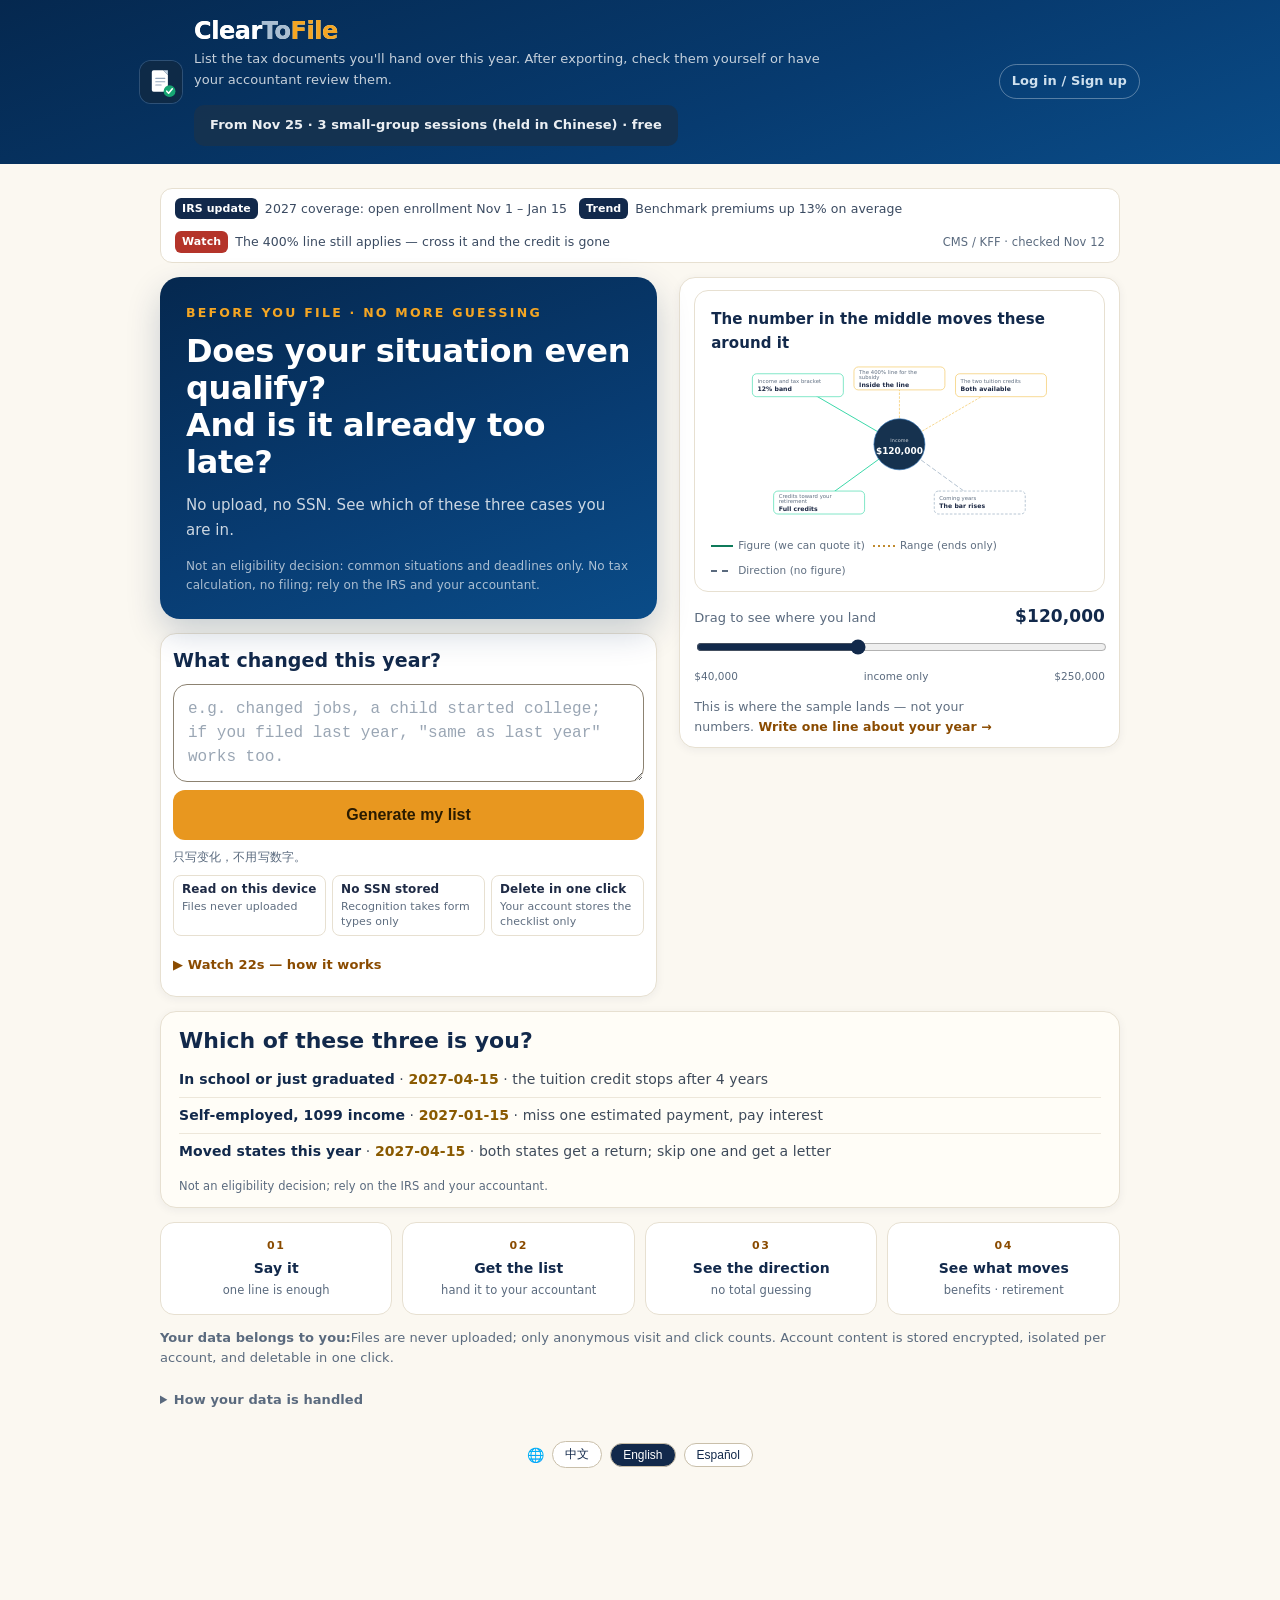
<file: index.html>
<!DOCTYPE html>
<html lang="zh-CN">
<head>
<meta charset="utf-8">
<meta name="viewport" content="width=device-width,initial-scale=1">
<link rel="canonical" href="./formal.html">
<title>ClearToFile 可交 · 报税包整理器</title>
<style>body{font-family:system-ui,-apple-system,"PingFang SC","Microsoft YaHei",sans-serif;margin:40px auto;max-width:560px;padding:0 16px;line-height:1.6;color:#203040}a{color:#14507e}</style>
</head>
<body>
<p>正在进入 ClearToFile 可交…如果没有自动跳转，<a href="./formal.html">点这里继续</a>。</p>
<script>location.replace("./formal.html"+location.search+location.hash);</script>
</body>
</html>
</file>
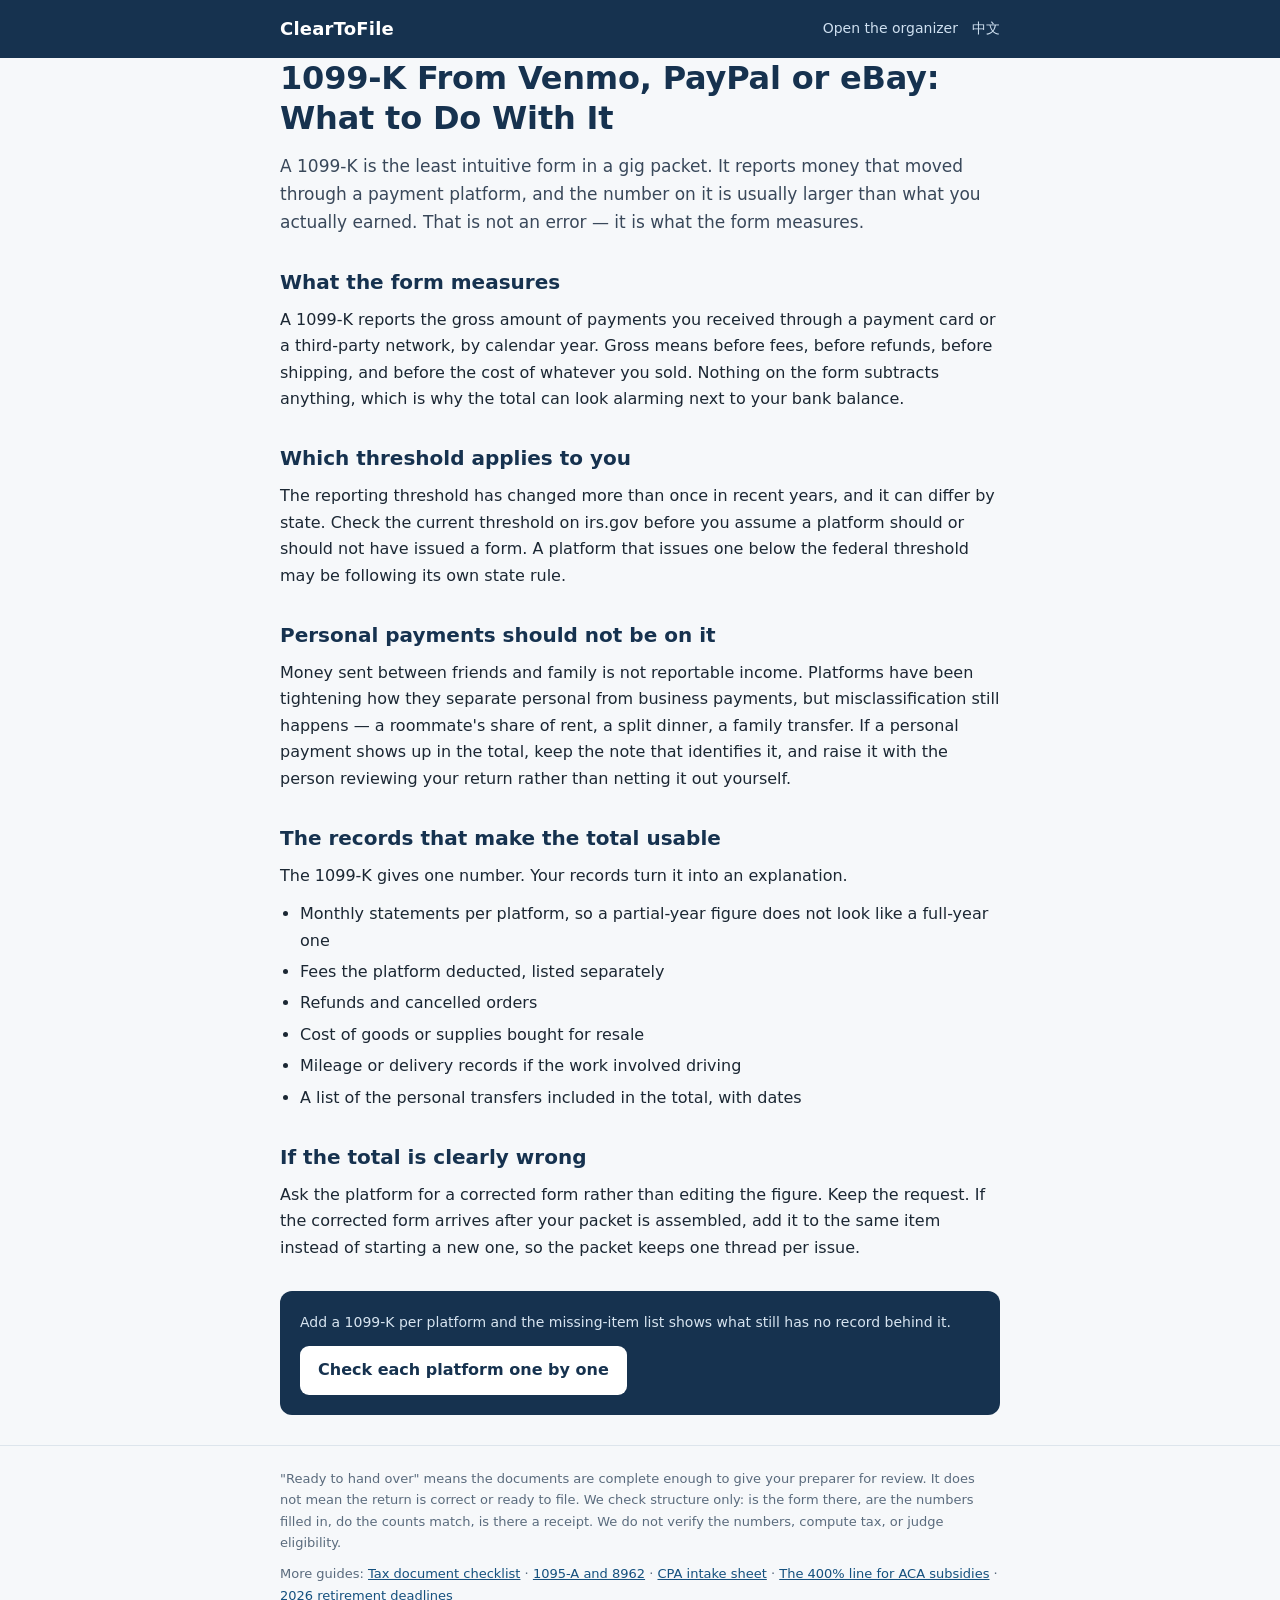
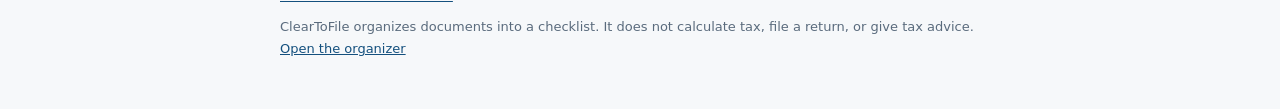
<file: 1099-k-venmo-paypal-ebay.html>
<!DOCTYPE html>
<html lang="en">
<head>
<meta charset="utf-8">
<meta name="viewport" content="width=device-width,initial-scale=1">
<title>1099-K From Venmo, PayPal or eBay: What to Do With It</title>
<meta name="description" content="A 1099-K reports gross payment volume, not profit. What the form includes, what it leaves out, and which records to keep so the total makes sense to your preparer.">
<link rel="canonical" href="https://tax.ucplan.org/1099-k-venmo-paypal-ebay.html">
<meta property="og:type" content="article">
<meta property="og:site_name" content="ClearToFile">
<meta property="og:title" content="1099-K From Venmo, PayPal or eBay: What to Do With It">
<meta property="og:description" content="A 1099-K reports gross payment volume, not profit. What the form includes, what it leaves out, and which records to keep so the total makes sense to your preparer.">
<meta property="og:url" content="https://tax.ucplan.org/1099-k-venmo-paypal-ebay.html">
<meta property="og:locale" content="en_US">
<meta name="twitter:card" content="summary">
<link rel="stylesheet" href="./seo.css">
</head>
<body>
<header class="site"><div class="wrap">
<a class="brand" href="https://tax.ucplan.org/formal.html?lang=en">ClearToFile</a>
<nav>
<a href="https://tax.ucplan.org/formal.html?lang=en">Open the organizer</a>
<a href="./formal.html?lang=zh" lang="zh-CN">中文</a>
</nav>
</div></header>
<main class="wrap">
<h1>1099-K From Venmo, PayPal or eBay: What to Do With It</h1>
<p class="lede">A 1099-K is the least intuitive form in a gig packet. It reports money that moved through a payment platform, and the number on it is usually larger than what you actually earned. That is not an error — it is what the form measures.</p>

<h2>What the form measures</h2>
<p>A 1099-K reports the gross amount of payments you received through a payment card or a third-party network, by calendar year. Gross means before fees, before refunds, before shipping, and before the cost of whatever you sold. Nothing on the form subtracts anything, which is why the total can look alarming next to your bank balance.</p>

<h2>Which threshold applies to you</h2>
<p>The reporting threshold has changed more than once in recent years, and it can differ by state. Check the current threshold on irs.gov before you assume a platform should or should not have issued a form. A platform that issues one below the federal threshold may be following its own state rule.</p>

<h2>Personal payments should not be on it</h2>
<p>Money sent between friends and family is not reportable income. Platforms have been tightening how they separate personal from business payments, but misclassification still happens — a roommate's share of rent, a split dinner, a family transfer. If a personal payment shows up in the total, keep the note that identifies it, and raise it with the person reviewing your return rather than netting it out yourself.</p>

<h2>The records that make the total usable</h2>
<p>The 1099-K gives one number. Your records turn it into an explanation.</p>
<ul>
<li>Monthly statements per platform, so a partial-year figure does not look like a full-year one</li>
<li>Fees the platform deducted, listed separately</li>
<li>Refunds and cancelled orders</li>
<li>Cost of goods or supplies bought for resale</li>
<li>Mileage or delivery records if the work involved driving</li>
<li>A list of the personal transfers included in the total, with dates</li>
</ul>

<h2>If the total is clearly wrong</h2>
<p>Ask the platform for a corrected form rather than editing the figure. Keep the request. If the corrected form arrives after your packet is assembled, add it to the same item instead of starting a new one, so the packet keeps one thread per issue.</p>

<div class="cta">
<p>Add a 1099-K per platform and the missing-item list shows what still has no record behind it.</p>
<a class="btn" href="https://tax.ucplan.org/formal.html?lang=en&amp;ref=seo-1099-k-venmo-paypal-ebay">Check each platform one by one</a>
</div>
</main>
<footer class="site"><div class="wrap">
<p>"Ready to hand over" means the documents are complete enough to give your preparer for review. It does not mean the return is correct or ready to file. We check structure only: is the form there, are the numbers filled in, do the counts match, is there a receipt. We do not verify the numbers, compute tax, or judge eligibility.</p>
<p class="more">More guides: <a href="./tax-document-checklist.html">Tax document checklist</a> · <a href="./form-1095-a-and-8962.html">1095-A and 8962</a> · <a href="./what-to-bring-to-your-cpa.html">CPA intake sheet</a> · <a href="./aca-400-percent-line.html">The 400% line for ACA subsidies</a> · <a href="./retirement-contribution-deadlines-2026.html">2026 retirement deadlines</a></p>
<p>ClearToFile organizes documents into a checklist. It does not calculate tax, file a return, or give tax advice. <a href="https://tax.ucplan.org/formal.html?lang=en">Open the organizer</a></p>
</div></footer>
<script src="/track.js" defer></script>
</body>
</html>
</file>
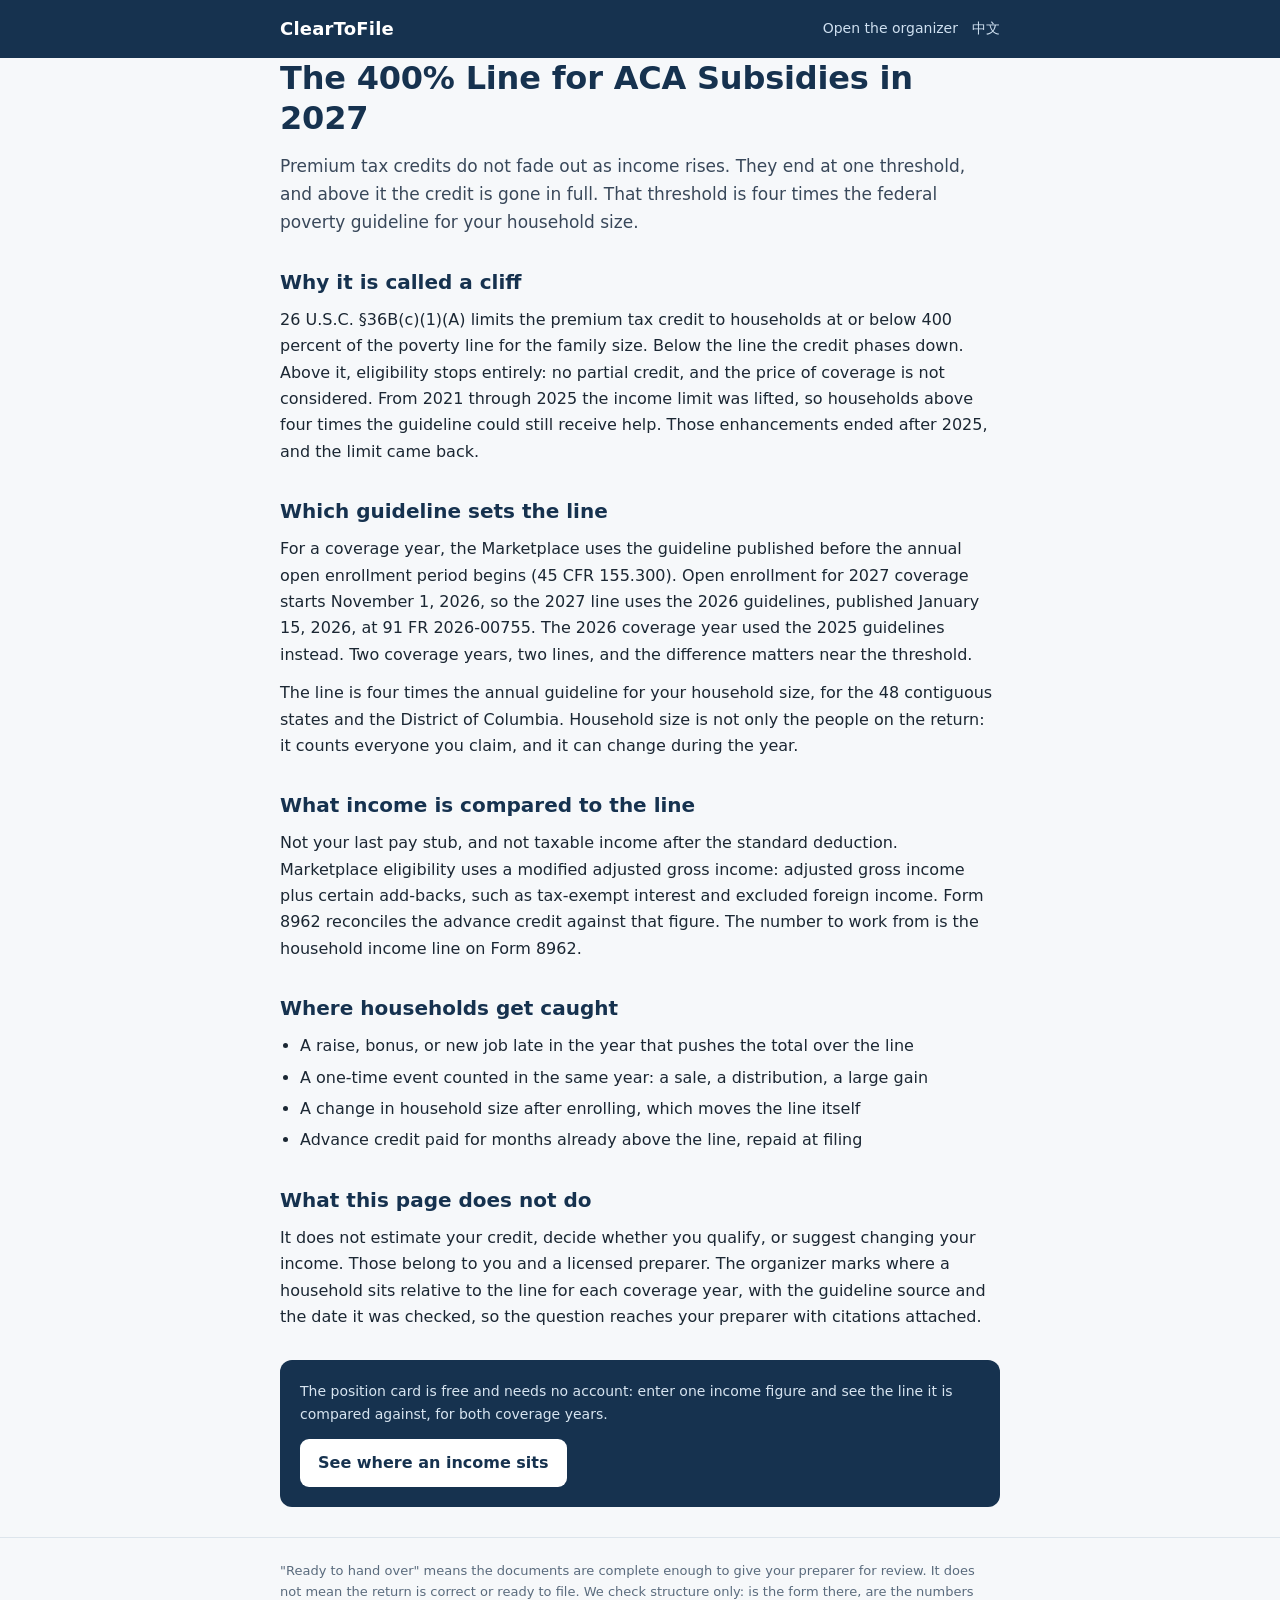
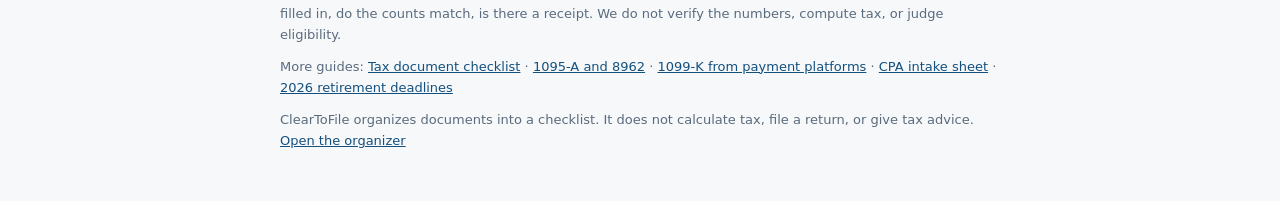
<file: aca-400-percent-line.html>
<!DOCTYPE html>
<html lang="en">
<head>
<meta charset="utf-8">
<meta name="viewport" content="width=device-width,initial-scale=1">
<title>The 400% Line for ACA Subsidies in 2027</title>
<meta name="description" content="The 400% poverty line still ends ACA premium credits abruptly for 2027 coverage: how the line is set, what income counts, and what to check before enrolling.">
<link rel="canonical" href="https://tax.ucplan.org/aca-400-percent-line.html">
<meta property="og:type" content="article">
<meta property="og:site_name" content="ClearToFile">
<meta property="og:title" content="The 400% Line for ACA Subsidies in 2027">
<meta property="og:description" content="The 400% poverty line still ends ACA premium credits abruptly for 2027 coverage: how the line is set, what income counts, and what to check before enrolling.">
<meta property="og:url" content="https://tax.ucplan.org/aca-400-percent-line.html">
<meta property="og:locale" content="en_US">
<meta name="twitter:card" content="summary">
<link rel="stylesheet" href="./seo.css">
</head>
<body>
<header class="site"><div class="wrap">
<a class="brand" href="https://tax.ucplan.org/formal.html?lang=en">ClearToFile</a>
<nav>
<a href="https://tax.ucplan.org/formal.html?lang=en">Open the organizer</a>
<a href="./formal.html?lang=zh" lang="zh-CN">中文</a>
</nav>
</div></header>
<main class="wrap">
<h1>The 400% Line for ACA Subsidies in 2027</h1>
<p class="lede">Premium tax credits do not fade out as income rises. They end at one threshold, and above it the credit is gone in full. That threshold is four times the federal poverty guideline for your household size.</p>

<h2>Why it is called a cliff</h2>
<p>26 U.S.C. §36B(c)(1)(A) limits the premium tax credit to households at or below 400 percent of the poverty line for the family size. Below the line the credit phases down. Above it, eligibility stops entirely: no partial credit, and the price of coverage is not considered. From 2021 through 2025 the income limit was lifted, so households above four times the guideline could still receive help. Those enhancements ended after 2025, and the limit came back.</p>

<h2>Which guideline sets the line</h2>
<p>For a coverage year, the Marketplace uses the guideline published before the annual open enrollment period begins (45 CFR 155.300). Open enrollment for 2027 coverage starts November 1, 2026, so the 2027 line uses the 2026 guidelines, published January 15, 2026, at 91 FR 2026-00755. The 2026 coverage year used the 2025 guidelines instead. Two coverage years, two lines, and the difference matters near the threshold.</p>
<p>The line is four times the annual guideline for your household size, for the 48 contiguous states and the District of Columbia. Household size is not only the people on the return: it counts everyone you claim, and it can change during the year.</p>

<h2>What income is compared to the line</h2>
<p>Not your last pay stub, and not taxable income after the standard deduction. Marketplace eligibility uses a modified adjusted gross income: adjusted gross income plus certain add-backs, such as tax-exempt interest and excluded foreign income. Form 8962 reconciles the advance credit against that figure. The number to work from is the household income line on Form 8962.</p>

<h2>Where households get caught</h2>
<ul>
<li>A raise, bonus, or new job late in the year that pushes the total over the line</li>
<li>A one-time event counted in the same year: a sale, a distribution, a large gain</li>
<li>A change in household size after enrolling, which moves the line itself</li>
<li>Advance credit paid for months already above the line, repaid at filing</li>
</ul>

<h2>What this page does not do</h2>
<p>It does not estimate your credit, decide whether you qualify, or suggest changing your income. Those belong to you and a licensed preparer. The organizer marks where a household sits relative to the line for each coverage year, with the guideline source and the date it was checked, so the question reaches your preparer with citations attached.</p>

<div class="cta">
<p>The position card is free and needs no account: enter one income figure and see the line it is compared against, for both coverage years.</p>
<a class="btn" href="https://tax.ucplan.org/formal.html?lang=en&amp;ref=seo-aca-400-percent-line">See where an income sits</a>
</div>
</main>
<footer class="site"><div class="wrap">
<p>"Ready to hand over" means the documents are complete enough to give your preparer for review. It does not mean the return is correct or ready to file. We check structure only: is the form there, are the numbers filled in, do the counts match, is there a receipt. We do not verify the numbers, compute tax, or judge eligibility.</p>
<p class="more">More guides: <a href="./tax-document-checklist.html">Tax document checklist</a> · <a href="./form-1095-a-and-8962.html">1095-A and 8962</a> · <a href="./1099-k-venmo-paypal-ebay.html">1099-K from payment platforms</a> · <a href="./what-to-bring-to-your-cpa.html">CPA intake sheet</a> · <a href="./retirement-contribution-deadlines-2026.html">2026 retirement deadlines</a></p>
<p>ClearToFile organizes documents into a checklist. It does not calculate tax, file a return, or give tax advice. <a href="https://tax.ucplan.org/formal.html?lang=en">Open the organizer</a></p>
</div></footer>
<script src="/track.js" defer></script>
</body>
</html>
</file>
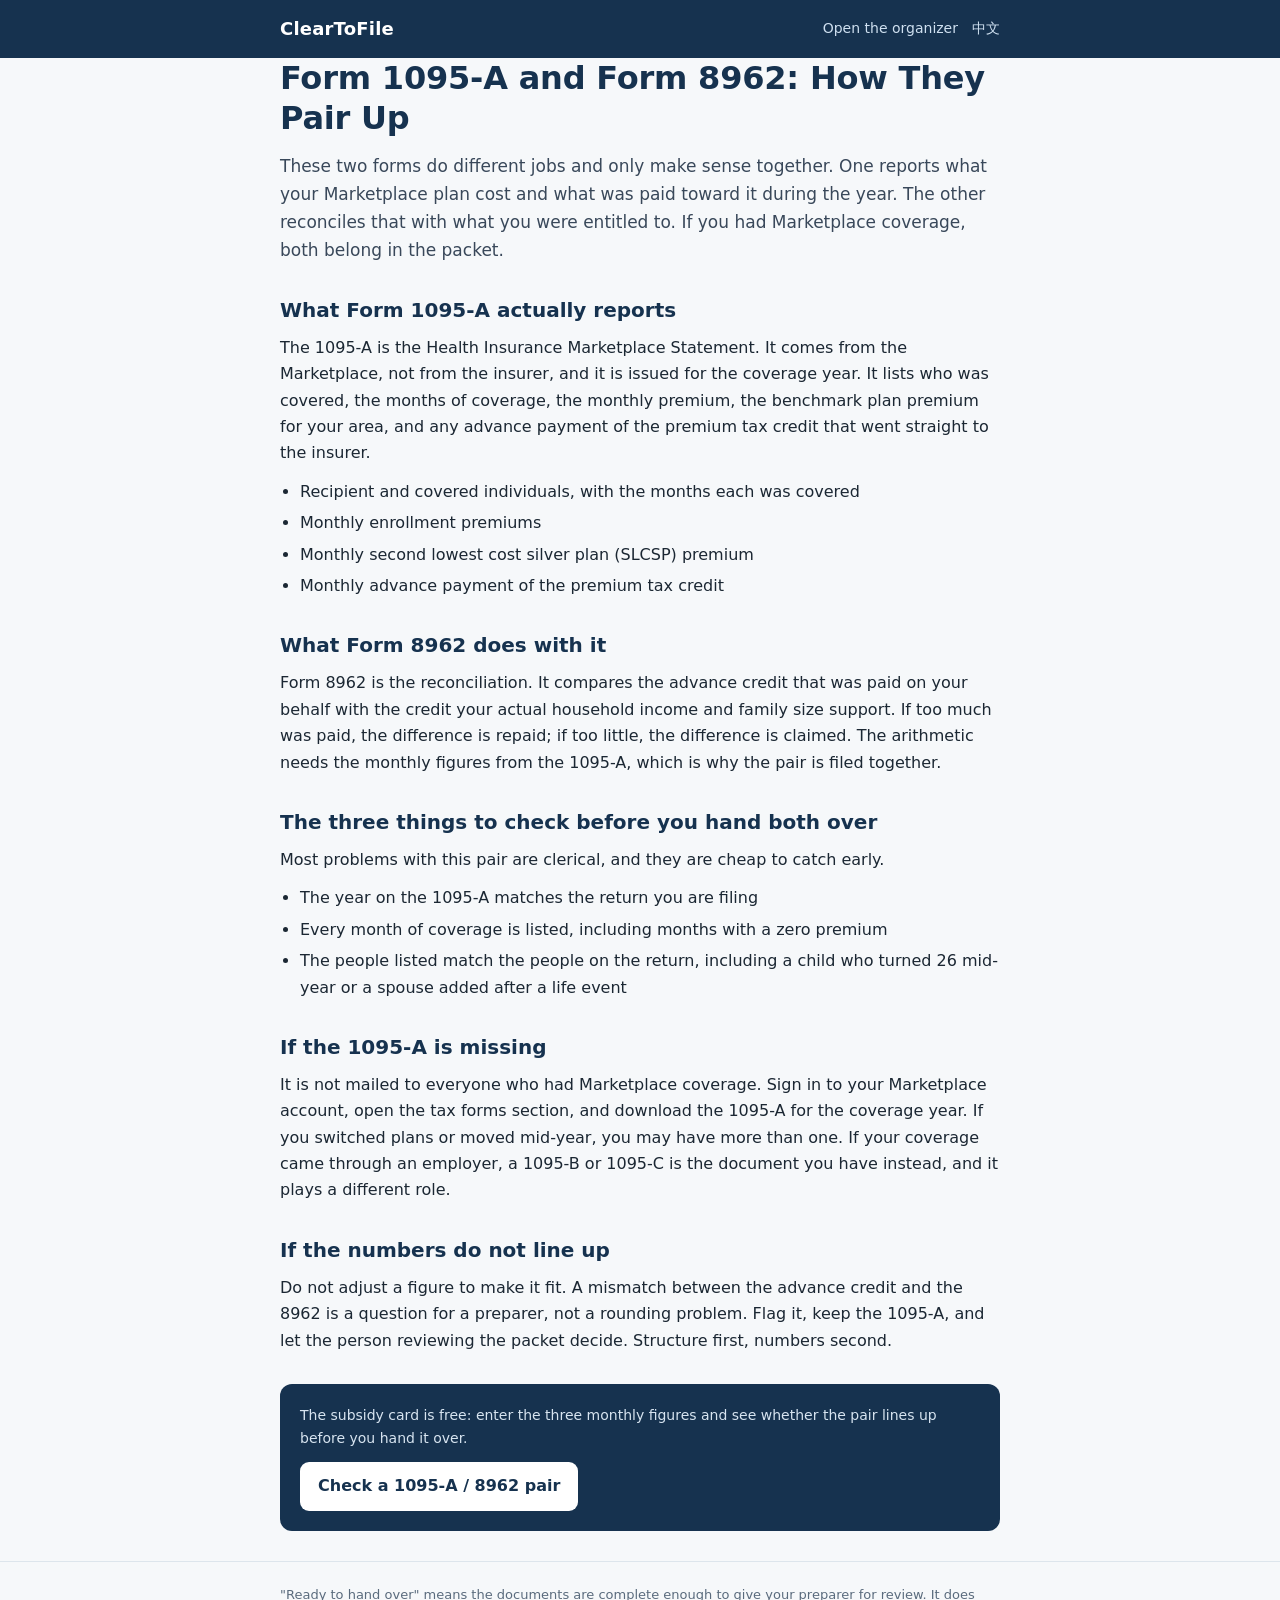
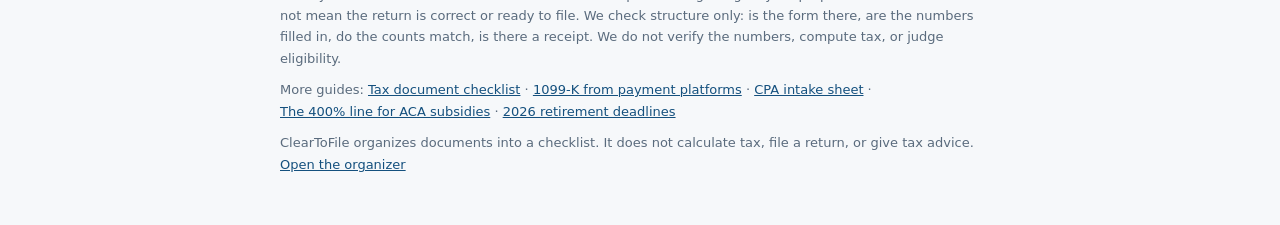
<file: form-1095-a-and-8962.html>
<!DOCTYPE html>
<html lang="en">
<head>
<meta charset="utf-8">
<meta name="viewport" content="width=device-width,initial-scale=1">
<title>Form 1095-A and Form 8962: How They Pair Up</title>
<meta name="description" content="Form 1095-A comes from the health insurance Marketplace; Form 8962 reconciles the premium tax credit. Why they travel together, and what to do when one is missing.">
<link rel="canonical" href="https://tax.ucplan.org/form-1095-a-and-8962.html">
<meta property="og:type" content="article">
<meta property="og:site_name" content="ClearToFile">
<meta property="og:title" content="Form 1095-A and Form 8962: How They Pair Up">
<meta property="og:description" content="Form 1095-A comes from the health insurance Marketplace; Form 8962 reconciles the premium tax credit. Why they travel together, and what to do when one is missing.">
<meta property="og:url" content="https://tax.ucplan.org/form-1095-a-and-8962.html">
<meta property="og:locale" content="en_US">
<meta name="twitter:card" content="summary">
<link rel="stylesheet" href="./seo.css">
</head>
<body>
<header class="site"><div class="wrap">
<a class="brand" href="https://tax.ucplan.org/formal.html?lang=en">ClearToFile</a>
<nav>
<a href="https://tax.ucplan.org/formal.html?lang=en">Open the organizer</a>
<a href="./formal.html?lang=zh" lang="zh-CN">中文</a>
</nav>
</div></header>
<main class="wrap">
<h1>Form 1095-A and Form 8962: How They Pair Up</h1>
<p class="lede">These two forms do different jobs and only make sense together. One reports what your Marketplace plan cost and what was paid toward it during the year. The other reconciles that with what you were entitled to. If you had Marketplace coverage, both belong in the packet.</p>

<h2>What Form 1095-A actually reports</h2>
<p>The 1095-A is the Health Insurance Marketplace Statement. It comes from the Marketplace, not from the insurer, and it is issued for the coverage year. It lists who was covered, the months of coverage, the monthly premium, the benchmark plan premium for your area, and any advance payment of the premium tax credit that went straight to the insurer.</p>
<ul>
<li>Recipient and covered individuals, with the months each was covered</li>
<li>Monthly enrollment premiums</li>
<li>Monthly second lowest cost silver plan (SLCSP) premium</li>
<li>Monthly advance payment of the premium tax credit</li>
</ul>

<h2>What Form 8962 does with it</h2>
<p>Form 8962 is the reconciliation. It compares the advance credit that was paid on your behalf with the credit your actual household income and family size support. If too much was paid, the difference is repaid; if too little, the difference is claimed. The arithmetic needs the monthly figures from the 1095-A, which is why the pair is filed together.</p>

<h2>The three things to check before you hand both over</h2>
<p>Most problems with this pair are clerical, and they are cheap to catch early.</p>
<ul>
<li>The year on the 1095-A matches the return you are filing</li>
<li>Every month of coverage is listed, including months with a zero premium</li>
<li>The people listed match the people on the return, including a child who turned 26 mid-year or a spouse added after a life event</li>
</ul>

<h2>If the 1095-A is missing</h2>
<p>It is not mailed to everyone who had Marketplace coverage. Sign in to your Marketplace account, open the tax forms section, and download the 1095-A for the coverage year. If you switched plans or moved mid-year, you may have more than one. If your coverage came through an employer, a 1095-B or 1095-C is the document you have instead, and it plays a different role.</p>

<h2>If the numbers do not line up</h2>
<p>Do not adjust a figure to make it fit. A mismatch between the advance credit and the 8962 is a question for a preparer, not a rounding problem. Flag it, keep the 1095-A, and let the person reviewing the packet decide. Structure first, numbers second.</p>

<div class="cta">
<p>The subsidy card is free: enter the three monthly figures and see whether the pair lines up before you hand it over.</p>
<a class="btn" href="https://tax.ucplan.org/formal.html?lang=en&amp;ref=seo-form-1095-a-and-8962">Check a 1095-A / 8962 pair</a>
</div>
</main>
<footer class="site"><div class="wrap">
<p>"Ready to hand over" means the documents are complete enough to give your preparer for review. It does not mean the return is correct or ready to file. We check structure only: is the form there, are the numbers filled in, do the counts match, is there a receipt. We do not verify the numbers, compute tax, or judge eligibility.</p>
<p class="more">More guides: <a href="./tax-document-checklist.html">Tax document checklist</a> · <a href="./1099-k-venmo-paypal-ebay.html">1099-K from payment platforms</a> · <a href="./what-to-bring-to-your-cpa.html">CPA intake sheet</a> · <a href="./aca-400-percent-line.html">The 400% line for ACA subsidies</a> · <a href="./retirement-contribution-deadlines-2026.html">2026 retirement deadlines</a></p>
<p>ClearToFile organizes documents into a checklist. It does not calculate tax, file a return, or give tax advice. <a href="https://tax.ucplan.org/formal.html?lang=en">Open the organizer</a></p>
</div></footer>
<script src="/track.js" defer></script>
</body>
</html>
</file>
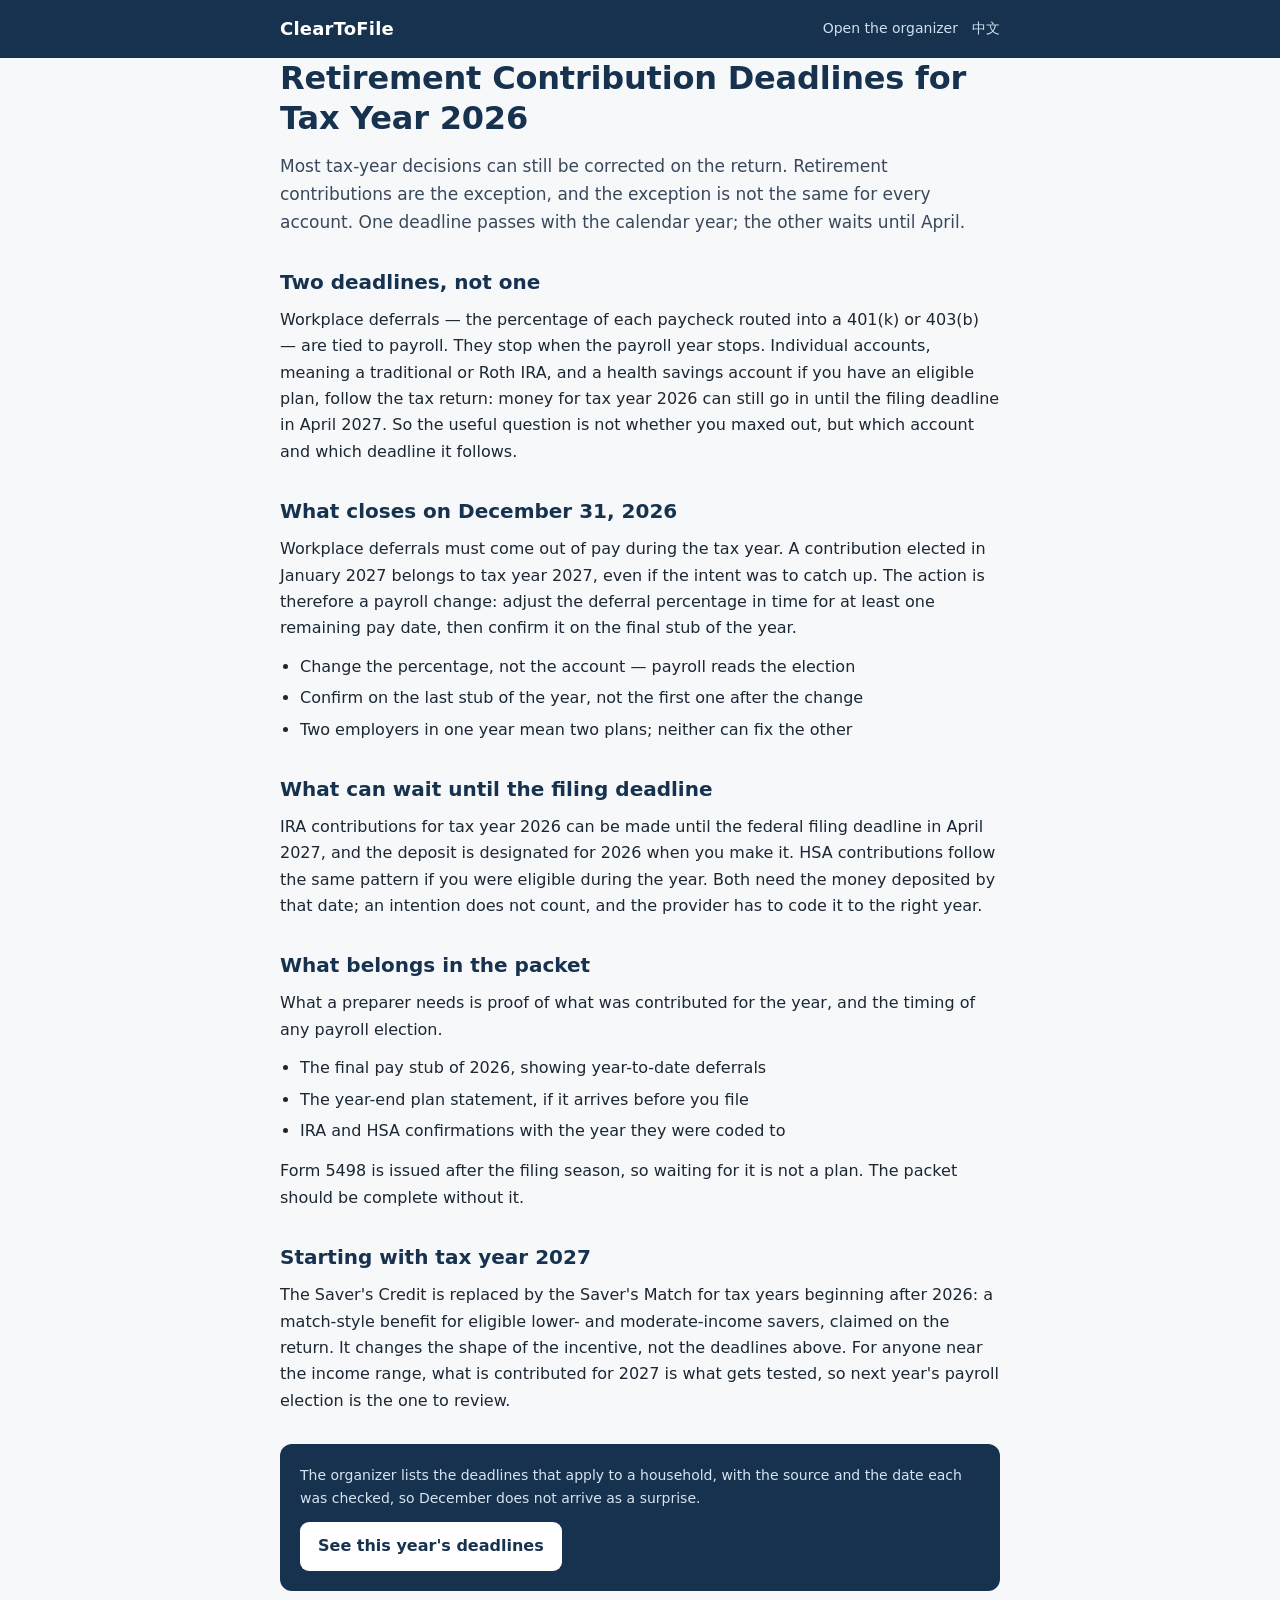
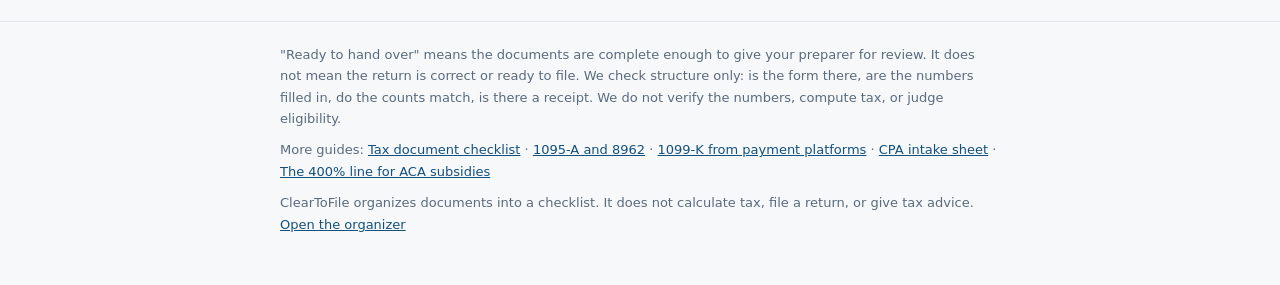
<file: retirement-contribution-deadlines-2026.html>
<!DOCTYPE html>
<html lang="en">
<head>
<meta charset="utf-8">
<meta name="viewport" content="width=device-width,initial-scale=1">
<title>Retirement Contribution Deadlines for Tax Year 2026</title>
<meta name="description" content="Two deadlines govern 2026 retirement contributions, and only one of them can be fixed in April: what closes on December 31, what can wait, and what to keep.">
<link rel="canonical" href="https://tax.ucplan.org/retirement-contribution-deadlines-2026.html">
<meta property="og:type" content="article">
<meta property="og:site_name" content="ClearToFile">
<meta property="og:title" content="Retirement Contribution Deadlines for Tax Year 2026">
<meta property="og:description" content="Two deadlines govern 2026 retirement contributions, and only one of them can be fixed in April: what closes on December 31, what can wait, and what to keep.">
<meta property="og:url" content="https://tax.ucplan.org/retirement-contribution-deadlines-2026.html">
<meta property="og:locale" content="en_US">
<meta name="twitter:card" content="summary">
<link rel="stylesheet" href="./seo.css">
</head>
<body>
<header class="site"><div class="wrap">
<a class="brand" href="https://tax.ucplan.org/formal.html?lang=en">ClearToFile</a>
<nav>
<a href="https://tax.ucplan.org/formal.html?lang=en">Open the organizer</a>
<a href="./formal.html?lang=zh" lang="zh-CN">中文</a>
</nav>
</div></header>
<main class="wrap">
<h1>Retirement Contribution Deadlines for Tax Year 2026</h1>
<p class="lede">Most tax-year decisions can still be corrected on the return. Retirement contributions are the exception, and the exception is not the same for every account. One deadline passes with the calendar year; the other waits until April.</p>

<h2>Two deadlines, not one</h2>
<p>Workplace deferrals — the percentage of each paycheck routed into a 401(k) or 403(b) — are tied to payroll. They stop when the payroll year stops. Individual accounts, meaning a traditional or Roth IRA, and a health savings account if you have an eligible plan, follow the tax return: money for tax year 2026 can still go in until the filing deadline in April 2027. So the useful question is not whether you maxed out, but which account and which deadline it follows.</p>

<h2>What closes on December 31, 2026</h2>
<p>Workplace deferrals must come out of pay during the tax year. A contribution elected in January 2027 belongs to tax year 2027, even if the intent was to catch up. The action is therefore a payroll change: adjust the deferral percentage in time for at least one remaining pay date, then confirm it on the final stub of the year.</p>
<ul>
<li>Change the percentage, not the account — payroll reads the election</li>
<li>Confirm on the last stub of the year, not the first one after the change</li>
<li>Two employers in one year mean two plans; neither can fix the other</li>
</ul>

<h2>What can wait until the filing deadline</h2>
<p>IRA contributions for tax year 2026 can be made until the federal filing deadline in April 2027, and the deposit is designated for 2026 when you make it. HSA contributions follow the same pattern if you were eligible during the year. Both need the money deposited by that date; an intention does not count, and the provider has to code it to the right year.</p>

<h2>What belongs in the packet</h2>
<p>What a preparer needs is proof of what was contributed for the year, and the timing of any payroll election.</p>
<ul>
<li>The final pay stub of 2026, showing year-to-date deferrals</li>
<li>The year-end plan statement, if it arrives before you file</li>
<li>IRA and HSA confirmations with the year they were coded to</li>
</ul>
<p>Form 5498 is issued after the filing season, so waiting for it is not a plan. The packet should be complete without it.</p>

<h2>Starting with tax year 2027</h2>
<p>The Saver's Credit is replaced by the Saver's Match for tax years beginning after 2026: a match-style benefit for eligible lower- and moderate-income savers, claimed on the return. It changes the shape of the incentive, not the deadlines above. For anyone near the income range, what is contributed for 2027 is what gets tested, so next year's payroll election is the one to review.</p>

<div class="cta">
<p>The organizer lists the deadlines that apply to a household, with the source and the date each was checked, so December does not arrive as a surprise.</p>
<a class="btn" href="https://tax.ucplan.org/formal.html?lang=en&amp;ref=seo-retirement-contribution-deadlines-2026">See this year's deadlines</a>
</div>
</main>
<footer class="site"><div class="wrap">
<p>"Ready to hand over" means the documents are complete enough to give your preparer for review. It does not mean the return is correct or ready to file. We check structure only: is the form there, are the numbers filled in, do the counts match, is there a receipt. We do not verify the numbers, compute tax, or judge eligibility.</p>
<p class="more">More guides: <a href="./tax-document-checklist.html">Tax document checklist</a> · <a href="./form-1095-a-and-8962.html">1095-A and 8962</a> · <a href="./1099-k-venmo-paypal-ebay.html">1099-K from payment platforms</a> · <a href="./what-to-bring-to-your-cpa.html">CPA intake sheet</a> · <a href="./aca-400-percent-line.html">The 400% line for ACA subsidies</a></p>
<p>ClearToFile organizes documents into a checklist. It does not calculate tax, file a return, or give tax advice. <a href="https://tax.ucplan.org/formal.html?lang=en">Open the organizer</a></p>
</div></footer>
<script src="/track.js" defer></script>
</body>
</html>
</file>
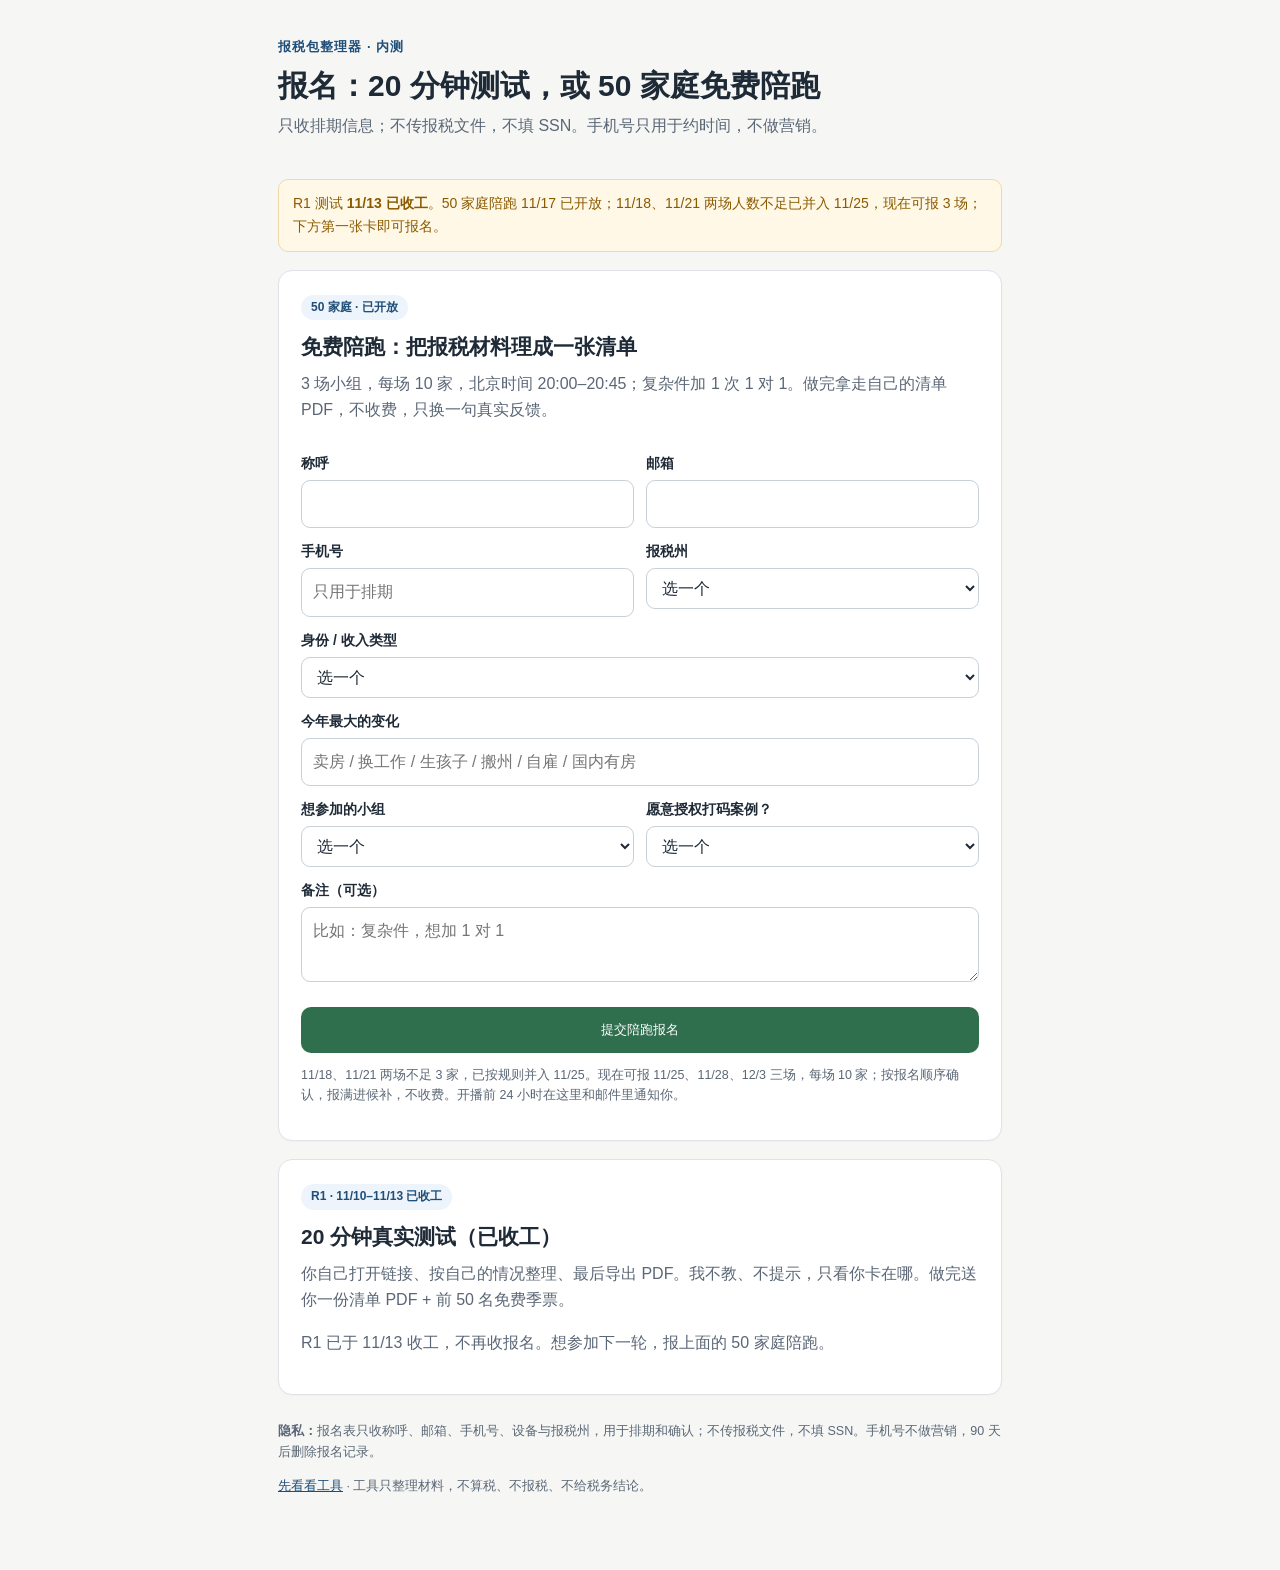
<file: signup.html>
<!DOCTYPE html>
<html lang="zh-CN">
<head>
<meta charset="UTF-8">
<meta name="viewport" content="width=device-width, initial-scale=1">
<link rel="canonical" href="https://tax.ucplan.org/signup.html">
<title>内测报名｜报税包整理器</title>
<style>
  :root{--ink:#1f2a37;--muted:#5b6776;--line:#dfe3e8;--bg:#f6f7f5;--card:#fff;--accent:#1f4e79;--accent2:#2f6f4e;--warn:#8a5a00}
  *{box-sizing:border-box}
  body{margin:0;background:var(--bg);color:var(--ink);font:16px/1.65 -apple-system,BlinkMacSystemFont,"Segoe UI","PingFang SC","Hiragino Sans GB","Microsoft YaHei",sans-serif}
  .wrap{max-width:760px;margin:0 auto;padding:28px 18px 60px}
  header{padding:8px 0 18px}
  .brand{font-size:13px;letter-spacing:.08em;color:var(--accent);font-weight:700;text-transform:uppercase}
  h1{font-size:30px;line-height:1.25;margin:10px 0 8px}
  .sub{color:var(--muted);margin:0 0 6px}
  .note{background:#fff8e6;border:1px solid #f0d9a8;color:var(--warn);padding:12px 14px;border-radius:10px;font-size:14px;margin:16px 0}
  .card{background:var(--card);border:1px solid var(--line);border-radius:14px;padding:22px;margin:18px 0;box-shadow:0 1px 2px rgba(16,24,40,.03)}
  .card h2{font-size:21px;margin:0 0 6px}
  .card p.lead{color:var(--muted);margin:0 0 16px}
  .pill{display:inline-block;background:#eef4fb;color:var(--accent);border-radius:999px;padding:3px 10px;font-size:12px;font-weight:600;margin-bottom:10px}
  label{display:block;font-weight:600;font-size:14px;margin:12px 0 5px}
  input,select,textarea{width:100%;border:1px solid #c9d0d8;border-radius:9px;padding:10px 11px;font:inherit;background:#fff;color:var(--ink)}
  input:focus,select:focus,textarea:focus{outline:2px solid #b9d2ea;border-color:var(--accent)}
  textarea{min-height:72px;resize:vertical}
  .row{display:grid;grid-template-columns:1fr 1fr;gap:12px}
  @media(max-width:560px){.row{grid-template-columns:1fr}h1{font-size:25px}}
  .check{display:flex;gap:9px;align-items:flex-start;font-weight:400;font-size:14px;margin:14px 0}
  .check input{width:18px;height:18px;margin-top:2px;flex:0 0 auto}
  button{margin-top:16px;width:100%;border:0;border-radius:10px;background:var(--accent);color:#fff;font:600 16px/1 inherit;padding:14px 16px;cursor:pointer}
  button:hover{background:#173c5d}
  .family button{background:var(--accent2)}
  .family button:hover{background:#24583e}
  .fine{font-size:12.5px;color:var(--muted);margin-top:12px}
  .ok{display:none;background:#eaf5ee;border:1px solid #b7dcc4;color:#1f5e37;padding:14px 16px;border-radius:10px;margin:16px 0;font-weight:600}
  footer{color:var(--muted);font-size:12.5px;margin-top:26px;line-height:1.7}
  a{color:var(--accent)}
</style>
</head>
<body>
<div class="wrap">
  <header>
    <div class="brand">报税包整理器 · 内测</div>
    <h1>报名：20 分钟测试，或 50 家庭免费陪跑</h1>
    <p class="sub">只收排期信息；不传报税文件，不填 SSN。手机号只用于约时间，不做营销。</p>
  </header>

  <div id="thanks" class="ok">已收到。确认邮件会发到你填的邮箱；如果 24 小时没收到，回那封邮件即可。</div>

  <div class="note">
    R1 测试 <strong>11/13 已收工</strong>。50 家庭陪跑 11/17 已开放；11/18、11/21 两场人数不足已并入 11/25，现在可报 3 场；下方第一张卡即可报名。
  </div>

  <section class="card family">
    <div class="pill">50 家庭 · 已开放</div>
    <h2>免费陪跑：把报税材料理成一张清单</h2>
    <p class="lead">3 场小组，每场 10 家，北京时间 20:00–20:45；复杂件加 1 次 1 对 1。做完拿走自己的清单 PDF，不收费，只换一句真实反馈。</p>

    <form id="familyForm" action="https://formsubmit.co/dfccede04d08f7b3d12914879a0bc598" method="POST" accept-charset="UTF-8">
      <input type="hidden" name="_subject" value="50 家庭陪跑报名">
      <input type="hidden" name="_template" value="table">
      
      <input type="hidden" name="_next" value="https://tax.ucplan.org/signup.html?sent=1#thanks">
      <input type="hidden" name="_autoresponse" value="已收到 50 家庭陪跑报名。24 小时内会发小组时间；现在可报 11/25、11/28、12/3 三场，每场 10 家（11/18、11/21 两场已并入 11/25）。先准备去年报税表 + 今年 2–3 份收入表（SSN 遮住）。名额满了会进候补，按报名顺序通知。">
      <input type="text" name="_honey" style="display:none" tabindex="-1" autocomplete="off">
      <input type="hidden" name="ref" id="f-ref" value="">

      <div class="row">
        <div>
          <label for="f-name">称呼</label>
          <input id="f-name" name="称呼" required autocomplete="name">
        </div>
        <div>
          <label for="f-email">邮箱</label>
          <input id="f-email" type="email" name="email" required autocomplete="email">
        </div>
      </div>

      <div class="row">
        <div>
          <label for="f-phone">手机号</label>
          <input id="f-phone" type="tel" name="手机号" required autocomplete="tel" placeholder="只用于排期">
        </div>
        <div>
          <label for="f-state">报税州</label>
          <select id="f-state" name="州" required>
            <option value="">选一个</option>
            <option>CA 加州</option><option>NY 纽约州</option><option>TX 得州</option><option>FL 佛州</option>
            <option>PA 宾州</option><option>IL 伊利诺伊州</option><option>OH 俄亥俄州</option><option>GA 佐治亚州</option>
            <option>NC 北卡罗来纳州</option><option>MI 密歇根州</option><option>其他州</option>
          </select>
        </div>
      </div>

      <label for="f-type">身份 / 收入类型</label>
      <select id="f-type" name="身份或收入类型" required>
        <option value="">选一个</option>
        <option>自雇 / 1099</option><option>房东 / Schedule E</option><option>跨境（中国房产/账户）</option>
        <option>W-2 上班族</option><option>股票 / RSU</option><option>其他</option>
      </select>

      <label for="f-change">今年最大的变化</label>
      <input id="f-change" name="今年最大的变化" required placeholder="卖房 / 换工作 / 生孩子 / 搬州 / 自雇 / 国内有房">

      <div class="row">
        <div>
          <label for="f-slot">想参加的小组</label>
          <select id="f-slot" name="小组场次" required>
            <option value="">选一个</option>
            <option>11/25 周三 20:00</option>
            <option>11/28 周六 20:00</option>
            <option>12/3 周三 20:00</option>
          </select>
        </div>
        <div>
          <label for="f-case">愿意授权打码案例？</label>
          <select id="f-case" name="授权案例" required>
            <option value="">选一个</option>
            <option>愿意</option>
            <option>不愿意</option>
          </select>
        </div>
      </div>

      <label for="f-note">备注（可选）</label>
      <textarea id="f-note" name="备注" placeholder="比如：复杂件，想加 1 对 1"></textarea>

      <button type="submit">提交陪跑报名</button>
      <p class="fine">11/18、11/21 两场不足 3 家，已按规则并入 11/25。现在可报 11/25、11/28、12/3 三场，每场 10 家；按报名顺序确认，报满进候补，不收费。开播前 24 小时在这里和邮件里通知你。</p>
    </form>
  </section>

  <section class="card">
    <div class="pill">R1 · 11/10–11/13 已收工</div>
    <h2>20 分钟真实测试（已收工）</h2>
    <p class="lead">你自己打开链接、按自己的情况整理、最后导出 PDF。我不教、不提示，只看你卡在哪。做完送你一份清单 PDF + 前 50 名免费季票。</p>

    <p class="lead">R1 已于 11/13 收工，不再收报名。想参加下一轮，报上面的 50 家庭陪跑。</p>
  </section>



  <footer>
    <p><strong>隐私：</strong>报名表只收称呼、邮箱、手机号、设备与报税州，用于排期和确认；不传报税文件，不填 SSN。手机号不做营销，90 天后删除报名记录。</p>
    <p><a href="formal.html">先看看工具</a> · 工具只整理材料，不算税、不报税、不给税务结论。</p>
  </footer>
</div>

<script>
  (function(){
    var API = 'https://tax-packet-api.szzxli711.workers.dev';
    var p = new URLSearchParams(location.search);
    // ref：URL 上有就用 URL 的；没有就沿用 track.js 存下的会话归因，站内跳进来或直接打开都不丢。
    var ref = (p.get('ref') || '').trim();
    if (!ref) { try { ref = sessionStorage.getItem('tpo_ref') || ''; } catch (e) {} }
    ref = ref.slice(0, 120);
    var refEl = document.getElementById('f-ref');
    if (refEl) refEl.value = ref;
    // 与 track.js 同一个匿名串：只取 localStorage 里已有的前 16 位，没有就是空串，不新生成。
    function anonId() {
      try { return String(localStorage.getItem('tpo_anon') || '').slice(0, 16); } catch (e) { return ''; }
    }
    function sendEvents(events) {
      try {
        fetch(API + '/api/events', {
          method: 'POST', mode: 'cors', credentials: 'omit', keepalive: true,
          headers: {'content-type': 'text/plain;charset=UTF-8'},
          body: JSON.stringify({ events: events })
        }).catch(function(){});
      } catch (e) {}
    }
    if (p.get('sent')) {
      var el = document.getElementById('thanks');
      if (el) el.style.display = 'block';
      window.scrollTo({top: 0, behavior: 'smooth'});
    }
    // 第一次聚焦邮箱框算「开始填表」：只在内存里记一次，刷新才重置，不进 localStorage。
    var started = false;
    var emailEl = document.getElementById('f-email');
    if (emailEl) emailEl.addEventListener('focus', function(){
      if (started) return;
      started = true;
      sendEvents([{ name: 'signup_start', ts: Date.now(), target: 'email', path: '/signup.html', anon: anonId() }]);
    });
    var form = document.getElementById('familyForm');
    if (form) form.addEventListener('submit', function(){
      try {
        var fd = new FormData(form);
        var anon = anonId();
        var body = {
          name: fd.get('称呼') || '', email: fd.get('email') || '', phone: fd.get('手机号') || '',
          state: fd.get('州') || '', kind: fd.get('身份或收入类型') || '', slot: fd.get('小组场次') || '',
          change: fd.get('今年最大的变化') || '', note: fd.get('备注') || '', case_ok: fd.get('授权案例') || '',
          ref: fd.get('ref') || '', source: 'signup.html', anon: anon
        };
        fetch(API + '/api/signup', {
          method: 'POST', headers: {'content-type': 'application/json'},
          body: JSON.stringify(body), keepalive: true
        }).catch(function(){});
        sendEvents([{ name: 'signup', ts: Date.now(), target: body.kind, path: '/signup.html', anon: anon }]);
      } catch (e) {}
    });
  })();
</script>
<script>
// 英西读者从主站页头点进来时，先说明「这场是中文」，并给一条回工具的路；
// 不改任何字段 name，报名照旧走 formsubmit 的 POST。
(function(){
  var lang=(new URLSearchParams(location.search).get('lang')||'').toLowerCase();
  if(lang!=='en'&&lang!=='es')return;
  var copy={
    en:{title:'This small-group session is held in Chinese',
        body:'The signup form below is in Chinese (Beijing time, 20:00–20:45). If you would rather not fill a Chinese form, skip it — the tool itself works in English.',
        back:'Back to the tool (English) →'},
    es:{title:'Esta sesión de grupo se imparte en chino',
        body:'El formulario de abajo está en chino (hora de Pekín, 20:00–20:45). Si prefiere no rellenar un formulario en chino, puede omitirlo: la herramienta funciona en español.',
        back:'Volver a la herramienta (español) →'}
  }[lang];
  var box=document.createElement('div');
  box.className='note';
  box.setAttribute('lang',lang);
  box.innerHTML='<b>'+copy.title+'</b><br>'+copy.body+' <a href="formal.html?lang='+lang+'">'+copy.back+'</a>';
  var h=document.querySelector('header');
  if(h&&h.parentNode)h.parentNode.insertBefore(box,h.nextSibling);
})();
</script>
<script src="/track.js" defer></script>
</body>
</html>
</file>
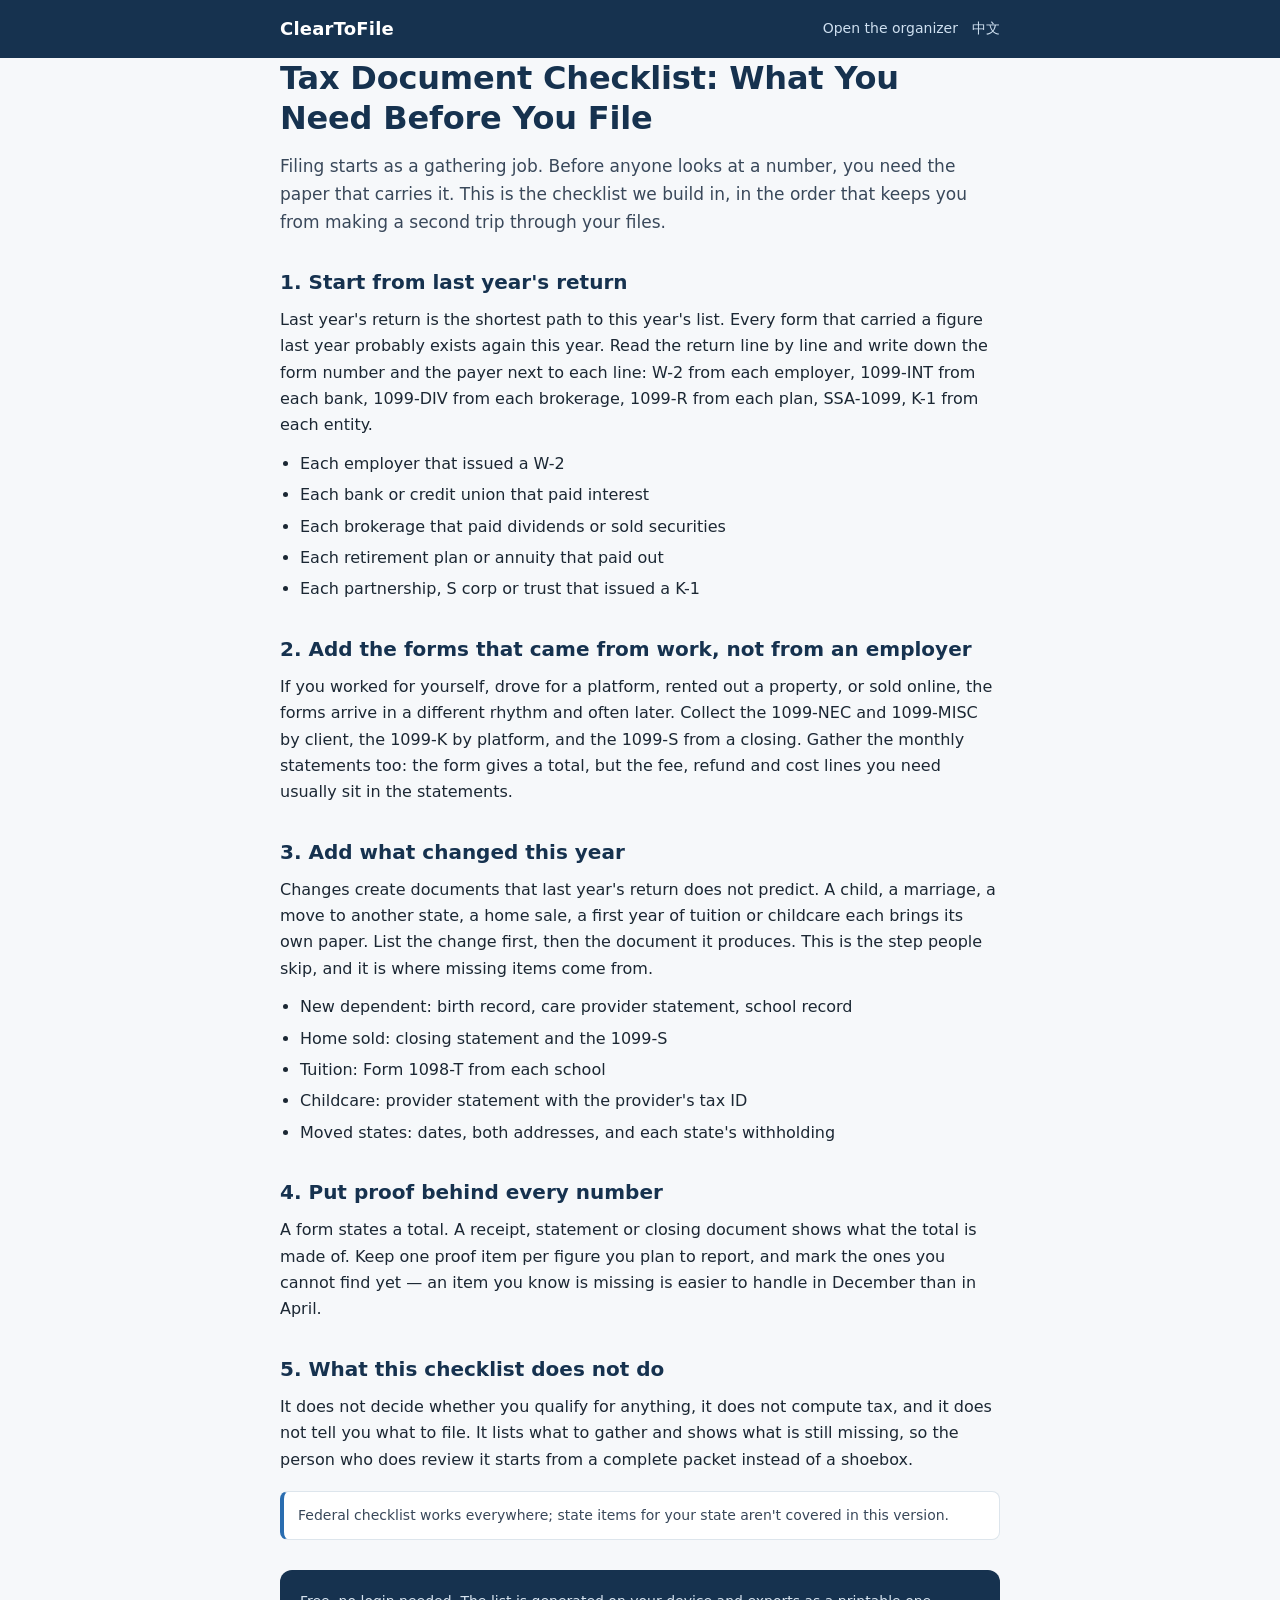
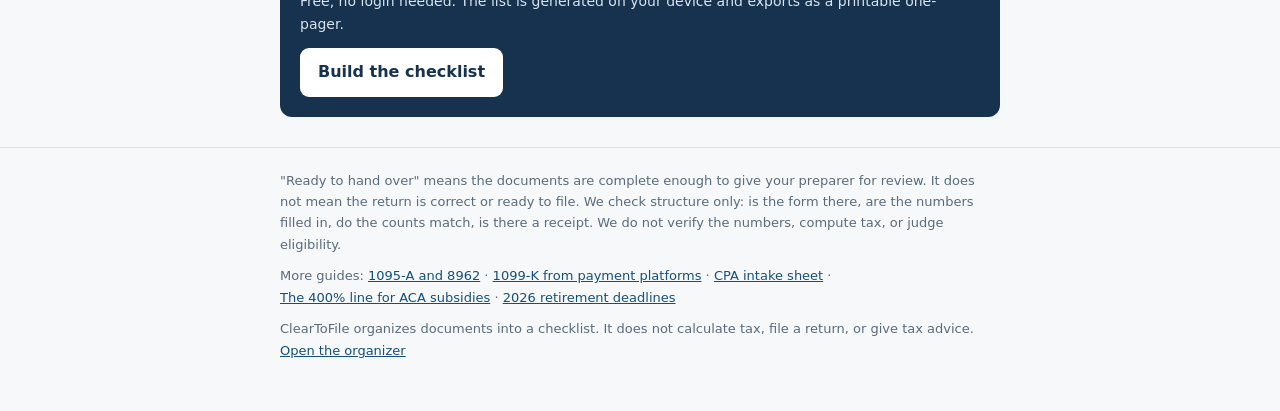
<file: tax-document-checklist.html>
<!DOCTYPE html>
<html lang="en">
<head>
<meta charset="utf-8">
<meta name="viewport" content="width=device-width,initial-scale=1">
<title>Tax Document Checklist: What You Need Before You File</title>
<meta name="description" content="The documents most people need before filing, in one checklist: last year's return, this year's income forms, what changed, and the proof behind each number.">
<link rel="canonical" href="https://tax.ucplan.org/tax-document-checklist.html">
<meta property="og:type" content="article">
<meta property="og:site_name" content="ClearToFile">
<meta property="og:title" content="Tax Document Checklist: What You Need Before You File">
<meta property="og:description" content="The documents most people need before filing, in one checklist: last year's return, this year's income forms, what changed, and the proof behind each number.">
<meta property="og:url" content="https://tax.ucplan.org/tax-document-checklist.html">
<meta property="og:locale" content="en_US">
<meta name="twitter:card" content="summary">
<link rel="stylesheet" href="./seo.css">
</head>
<body>
<header class="site"><div class="wrap">
<a class="brand" href="https://tax.ucplan.org/formal.html?lang=en">ClearToFile</a>
<nav>
<a href="https://tax.ucplan.org/formal.html?lang=en">Open the organizer</a>
<a href="./formal.html?lang=zh" lang="zh-CN">中文</a>
</nav>
</div></header>
<main class="wrap">
<h1>Tax Document Checklist: What You Need Before You File</h1>
<p class="lede">Filing starts as a gathering job. Before anyone looks at a number, you need the paper that carries it. This is the checklist we build in, in the order that keeps you from making a second trip through your files.</p>

<h2>1. Start from last year's return</h2>
<p>Last year's return is the shortest path to this year's list. Every form that carried a figure last year probably exists again this year. Read the return line by line and write down the form number and the payer next to each line: W-2 from each employer, 1099-INT from each bank, 1099-DIV from each brokerage, 1099-R from each plan, SSA-1099, K-1 from each entity.</p>
<ul>
<li>Each employer that issued a W-2</li>
<li>Each bank or credit union that paid interest</li>
<li>Each brokerage that paid dividends or sold securities</li>
<li>Each retirement plan or annuity that paid out</li>
<li>Each partnership, S corp or trust that issued a K-1</li>
</ul>

<h2>2. Add the forms that came from work, not from an employer</h2>
<p>If you worked for yourself, drove for a platform, rented out a property, or sold online, the forms arrive in a different rhythm and often later. Collect the 1099-NEC and 1099-MISC by client, the 1099-K by platform, and the 1099-S from a closing. Gather the monthly statements too: the form gives a total, but the fee, refund and cost lines you need usually sit in the statements.</p>

<h2>3. Add what changed this year</h2>
<p>Changes create documents that last year's return does not predict. A child, a marriage, a move to another state, a home sale, a first year of tuition or childcare each brings its own paper. List the change first, then the document it produces. This is the step people skip, and it is where missing items come from.</p>
<ul>
<li>New dependent: birth record, care provider statement, school record</li>
<li>Home sold: closing statement and the 1099-S</li>
<li>Tuition: Form 1098-T from each school</li>
<li>Childcare: provider statement with the provider's tax ID</li>
<li>Moved states: dates, both addresses, and each state's withholding</li>
</ul>

<h2>4. Put proof behind every number</h2>
<p>A form states a total. A receipt, statement or closing document shows what the total is made of. Keep one proof item per figure you plan to report, and mark the ones you cannot find yet — an item you know is missing is easier to handle in December than in April.</p>

<h2>5. What this checklist does not do</h2>
<p>It does not decide whether you qualify for anything, it does not compute tax, and it does not tell you what to file. It lists what to gather and shows what is still missing, so the person who does review it starts from a complete packet instead of a shoebox.</p>

<p class="note">Federal checklist works everywhere; state items for your state aren't covered in this version.</p>

<div class="cta">
<p>Free, no login needed. The list is generated on your device and exports as a printable one-pager.</p>
<a class="btn" href="https://tax.ucplan.org/formal.html?lang=en&amp;ref=seo-tax-document-checklist">Build the checklist</a>
</div>
</main>
<footer class="site"><div class="wrap">
<p>"Ready to hand over" means the documents are complete enough to give your preparer for review. It does not mean the return is correct or ready to file. We check structure only: is the form there, are the numbers filled in, do the counts match, is there a receipt. We do not verify the numbers, compute tax, or judge eligibility.</p>
<p class="more">More guides: <a href="./form-1095-a-and-8962.html">1095-A and 8962</a> · <a href="./1099-k-venmo-paypal-ebay.html">1099-K from payment platforms</a> · <a href="./what-to-bring-to-your-cpa.html">CPA intake sheet</a> · <a href="./aca-400-percent-line.html">The 400% line for ACA subsidies</a> · <a href="./retirement-contribution-deadlines-2026.html">2026 retirement deadlines</a></p>
<p>ClearToFile organizes documents into a checklist. It does not calculate tax, file a return, or give tax advice. <a href="https://tax.ucplan.org/formal.html?lang=en">Open the organizer</a></p>
</div></footer>
<script src="/track.js" defer></script>
</body>
</html>
</file>
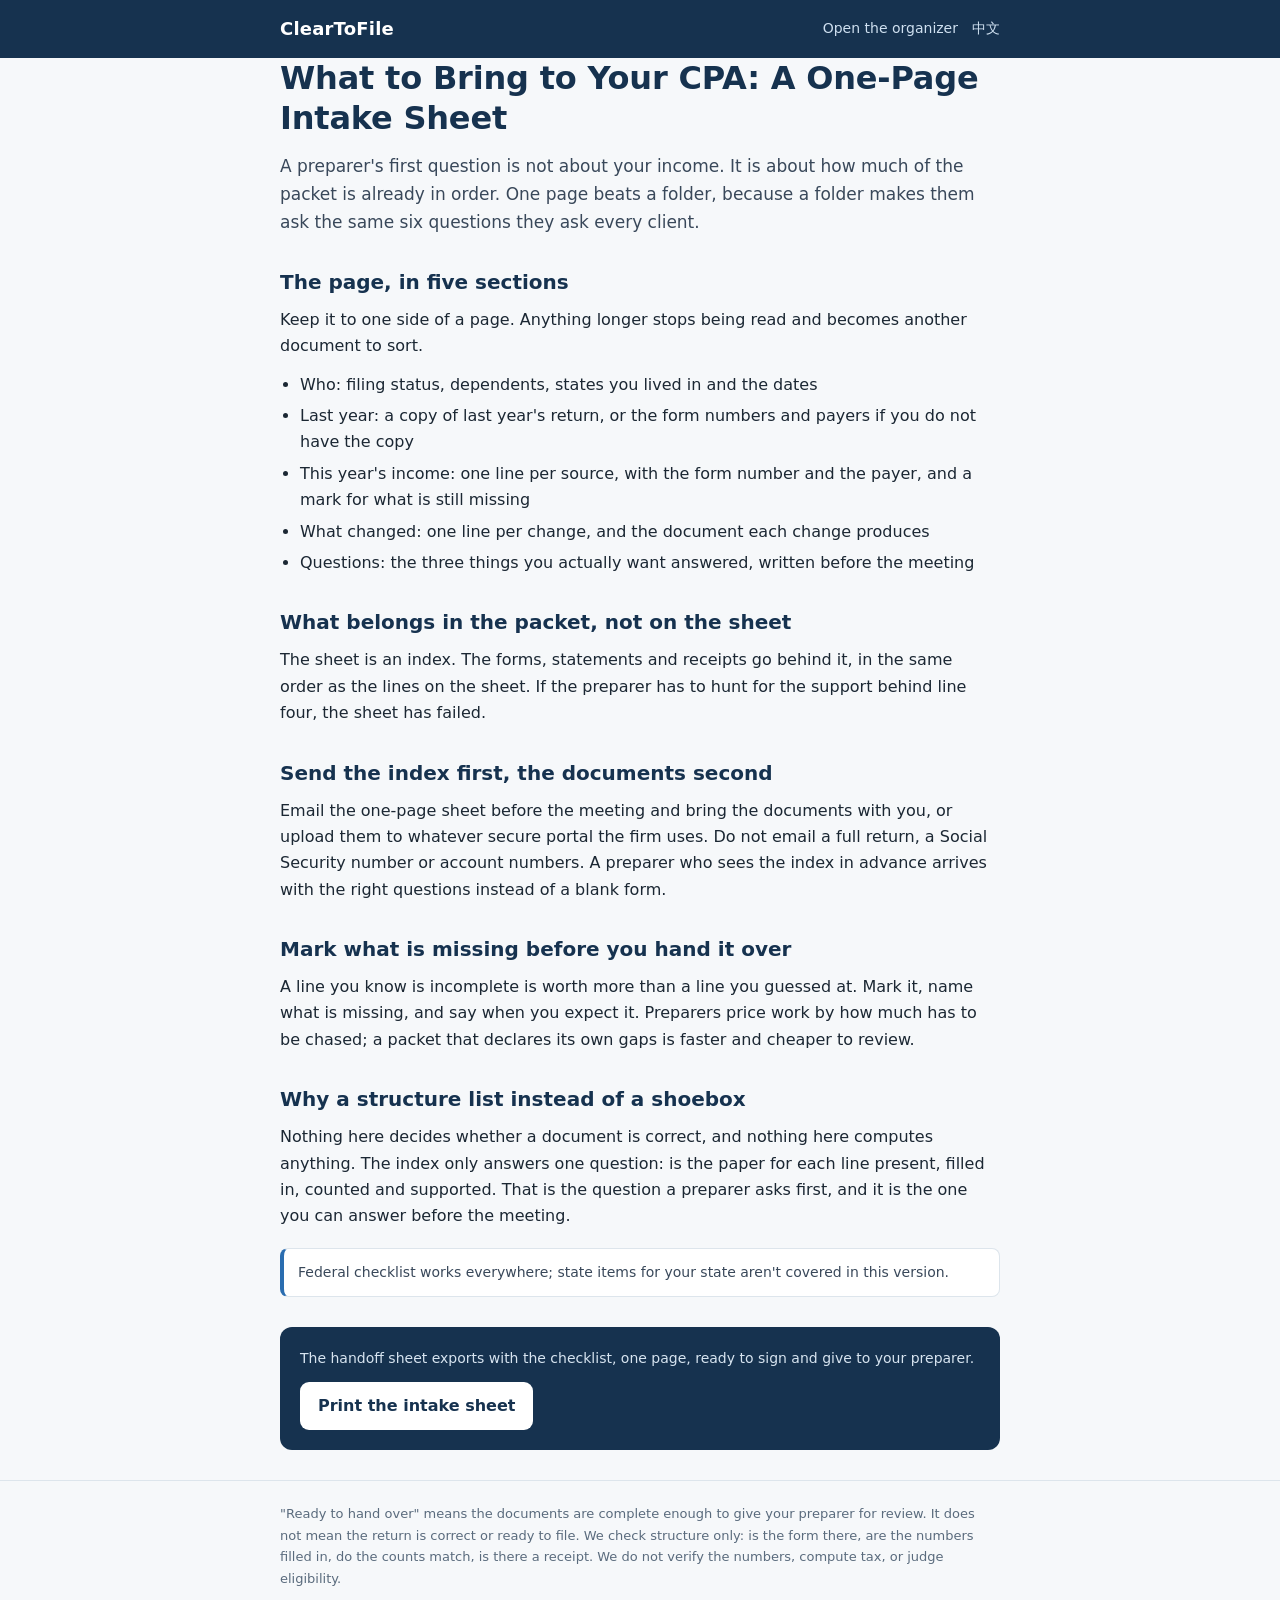
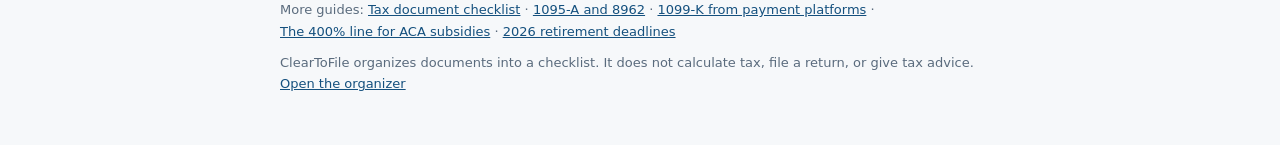
<file: what-to-bring-to-your-cpa.html>
<!DOCTYPE html>
<html lang="en">
<head>
<meta charset="utf-8">
<meta name="viewport" content="width=device-width,initial-scale=1">
<title>What to Bring to Your CPA: A One-Page Intake Sheet</title>
<meta name="description" content="The one-page intake sheet a preparer can read in two minutes: identity, last year's return, income by source, what changed this year, and the questions you want answered.">
<link rel="canonical" href="https://tax.ucplan.org/what-to-bring-to-your-cpa.html">
<meta property="og:type" content="article">
<meta property="og:site_name" content="ClearToFile">
<meta property="og:title" content="What to Bring to Your CPA: A One-Page Intake Sheet">
<meta property="og:description" content="The one-page intake sheet a preparer can read in two minutes: identity, last year's return, income by source, what changed this year, and the questions you want answered.">
<meta property="og:url" content="https://tax.ucplan.org/what-to-bring-to-your-cpa.html">
<meta property="og:locale" content="en_US">
<meta name="twitter:card" content="summary">
<link rel="stylesheet" href="./seo.css">
</head>
<body>
<header class="site"><div class="wrap">
<a class="brand" href="https://tax.ucplan.org/formal.html?lang=en">ClearToFile</a>
<nav>
<a href="https://tax.ucplan.org/formal.html?lang=en">Open the organizer</a>
<a href="./formal.html?lang=zh" lang="zh-CN">中文</a>
</nav>
</div></header>
<main class="wrap">
<h1>What to Bring to Your CPA: A One-Page Intake Sheet</h1>
<p class="lede">A preparer's first question is not about your income. It is about how much of the packet is already in order. One page beats a folder, because a folder makes them ask the same six questions they ask every client.</p>

<h2>The page, in five sections</h2>
<p>Keep it to one side of a page. Anything longer stops being read and becomes another document to sort.</p>
<ul>
<li>Who: filing status, dependents, states you lived in and the dates</li>
<li>Last year: a copy of last year's return, or the form numbers and payers if you do not have the copy</li>
<li>This year's income: one line per source, with the form number and the payer, and a mark for what is still missing</li>
<li>What changed: one line per change, and the document each change produces</li>
<li>Questions: the three things you actually want answered, written before the meeting</li>
</ul>

<h2>What belongs in the packet, not on the sheet</h2>
<p>The sheet is an index. The forms, statements and receipts go behind it, in the same order as the lines on the sheet. If the preparer has to hunt for the support behind line four, the sheet has failed.</p>

<h2>Send the index first, the documents second</h2>
<p>Email the one-page sheet before the meeting and bring the documents with you, or upload them to whatever secure portal the firm uses. Do not email a full return, a Social Security number or account numbers. A preparer who sees the index in advance arrives with the right questions instead of a blank form.</p>

<h2>Mark what is missing before you hand it over</h2>
<p>A line you know is incomplete is worth more than a line you guessed at. Mark it, name what is missing, and say when you expect it. Preparers price work by how much has to be chased; a packet that declares its own gaps is faster and cheaper to review.</p>

<h2>Why a structure list instead of a shoebox</h2>
<p>Nothing here decides whether a document is correct, and nothing here computes anything. The index only answers one question: is the paper for each line present, filled in, counted and supported. That is the question a preparer asks first, and it is the one you can answer before the meeting.</p>

<p class="note">Federal checklist works everywhere; state items for your state aren't covered in this version.</p>

<div class="cta">
<p>The handoff sheet exports with the checklist, one page, ready to sign and give to your preparer.</p>
<a class="btn" href="https://tax.ucplan.org/formal.html?lang=en&amp;ref=seo-what-to-bring-to-your-cpa">Print the intake sheet</a>
</div>
</main>
<footer class="site"><div class="wrap">
<p>"Ready to hand over" means the documents are complete enough to give your preparer for review. It does not mean the return is correct or ready to file. We check structure only: is the form there, are the numbers filled in, do the counts match, is there a receipt. We do not verify the numbers, compute tax, or judge eligibility.</p>
<p class="more">More guides: <a href="./tax-document-checklist.html">Tax document checklist</a> · <a href="./form-1095-a-and-8962.html">1095-A and 8962</a> · <a href="./1099-k-venmo-paypal-ebay.html">1099-K from payment platforms</a> · <a href="./aca-400-percent-line.html">The 400% line for ACA subsidies</a> · <a href="./retirement-contribution-deadlines-2026.html">2026 retirement deadlines</a></p>
<p>ClearToFile organizes documents into a checklist. It does not calculate tax, file a return, or give tax advice. <a href="https://tax.ucplan.org/formal.html?lang=en">Open the organizer</a></p>
</div></footer>
<script src="/track.js" defer></script>
</body>
</html>
</file>
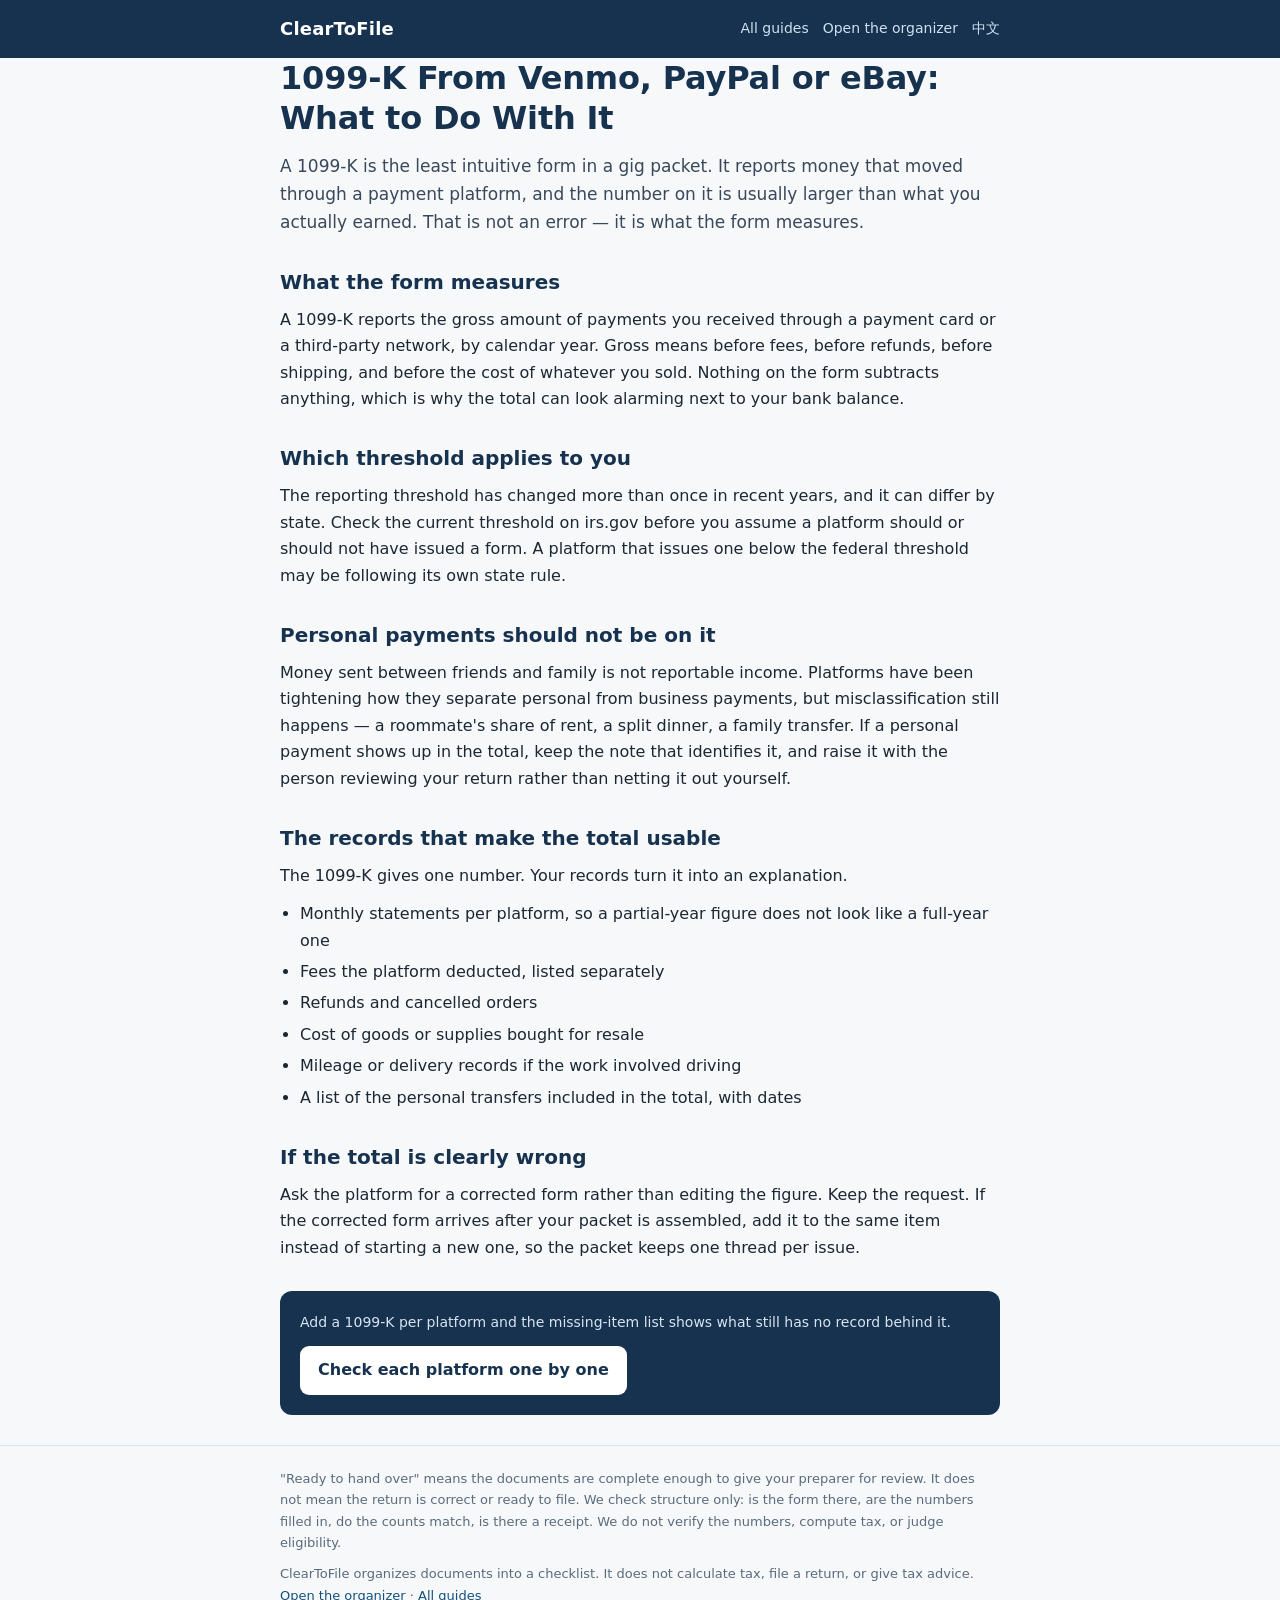
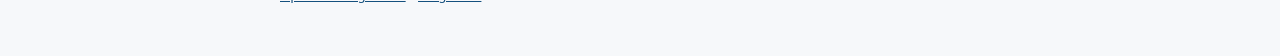
<file: en/1099-k-venmo-paypal-ebay.html>
<!DOCTYPE html>
<html lang="en">
<head>
<meta charset="utf-8">
<meta name="viewport" content="width=device-width,initial-scale=1">
<title>1099-K From Venmo, PayPal or eBay: What to Do With It</title>
<meta name="description" content="A 1099-K reports gross payment volume, not profit. What the form includes, what it leaves out, and which records to keep so the total makes sense to your preparer.">
<link rel="canonical" href="https://szzxli.github.io/tax-packet-organizer/en/1099-k-venmo-paypal-ebay.html">
<link rel="alternate" hreflang="en" href="https://szzxli.github.io/tax-packet-organizer/en/1099-k-venmo-paypal-ebay.html">
<link rel="alternate" hreflang="x-default" href="https://szzxli.github.io/tax-packet-organizer/en/1099-k-venmo-paypal-ebay.html">
<meta property="og:type" content="article">
<meta property="og:site_name" content="ClearToFile">
<meta property="og:title" content="1099-K From Venmo, PayPal or eBay: What to Do With It">
<meta property="og:description" content="A 1099-K reports gross payment volume, not profit. What the form includes, what it leaves out, and which records to keep so the total makes sense to your preparer.">
<meta property="og:url" content="https://szzxli.github.io/tax-packet-organizer/en/1099-k-venmo-paypal-ebay.html">
<meta property="og:locale" content="en_US">
<meta name="twitter:card" content="summary">
<link rel="stylesheet" href="./seo.css">
</head>
<body>
<header class="site"><div class="wrap">
<a class="brand" href="./">ClearToFile</a>
<nav>
<a href="./">All guides</a>
<a href="https://szzxli.github.io/tax-packet-organizer/formal.html?lang=en">Open the organizer</a>
<a href="../formal.html?lang=zh" hreflang="zh-CN" lang="zh-CN">中文</a>
</nav>
</div></header>
<main class="wrap">
<h1>1099-K From Venmo, PayPal or eBay: What to Do With It</h1>
<p class="lede">A 1099-K is the least intuitive form in a gig packet. It reports money that moved through a payment platform, and the number on it is usually larger than what you actually earned. That is not an error — it is what the form measures.</p>

<h2>What the form measures</h2>
<p>A 1099-K reports the gross amount of payments you received through a payment card or a third-party network, by calendar year. Gross means before fees, before refunds, before shipping, and before the cost of whatever you sold. Nothing on the form subtracts anything, which is why the total can look alarming next to your bank balance.</p>

<h2>Which threshold applies to you</h2>
<p>The reporting threshold has changed more than once in recent years, and it can differ by state. Check the current threshold on irs.gov before you assume a platform should or should not have issued a form. A platform that issues one below the federal threshold may be following its own state rule.</p>

<h2>Personal payments should not be on it</h2>
<p>Money sent between friends and family is not reportable income. Platforms have been tightening how they separate personal from business payments, but misclassification still happens — a roommate's share of rent, a split dinner, a family transfer. If a personal payment shows up in the total, keep the note that identifies it, and raise it with the person reviewing your return rather than netting it out yourself.</p>

<h2>The records that make the total usable</h2>
<p>The 1099-K gives one number. Your records turn it into an explanation.</p>
<ul>
<li>Monthly statements per platform, so a partial-year figure does not look like a full-year one</li>
<li>Fees the platform deducted, listed separately</li>
<li>Refunds and cancelled orders</li>
<li>Cost of goods or supplies bought for resale</li>
<li>Mileage or delivery records if the work involved driving</li>
<li>A list of the personal transfers included in the total, with dates</li>
</ul>

<h2>If the total is clearly wrong</h2>
<p>Ask the platform for a corrected form rather than editing the figure. Keep the request. If the corrected form arrives after your packet is assembled, add it to the same item instead of starting a new one, so the packet keeps one thread per issue.</p>

<div class="cta">
<p>Add a 1099-K per platform and the missing-item list shows what still has no record behind it.</p>
<a class="btn" href="https://szzxli.github.io/tax-packet-organizer/formal.html?lang=en&amp;ref=seo-1099-k-venmo-paypal-ebay">Check each platform one by one</a>
</div>
</main>
<footer class="site"><div class="wrap">
<p>"Ready to hand over" means the documents are complete enough to give your preparer for review. It does not mean the return is correct or ready to file. We check structure only: is the form there, are the numbers filled in, do the counts match, is there a receipt. We do not verify the numbers, compute tax, or judge eligibility.</p>
<p>ClearToFile organizes documents into a checklist. It does not calculate tax, file a return, or give tax advice. <a href="https://szzxli.github.io/tax-packet-organizer/formal.html?lang=en">Open the organizer</a> · <a href="./">All guides</a></p>
</div></footer>
</body>
</html>
</file>
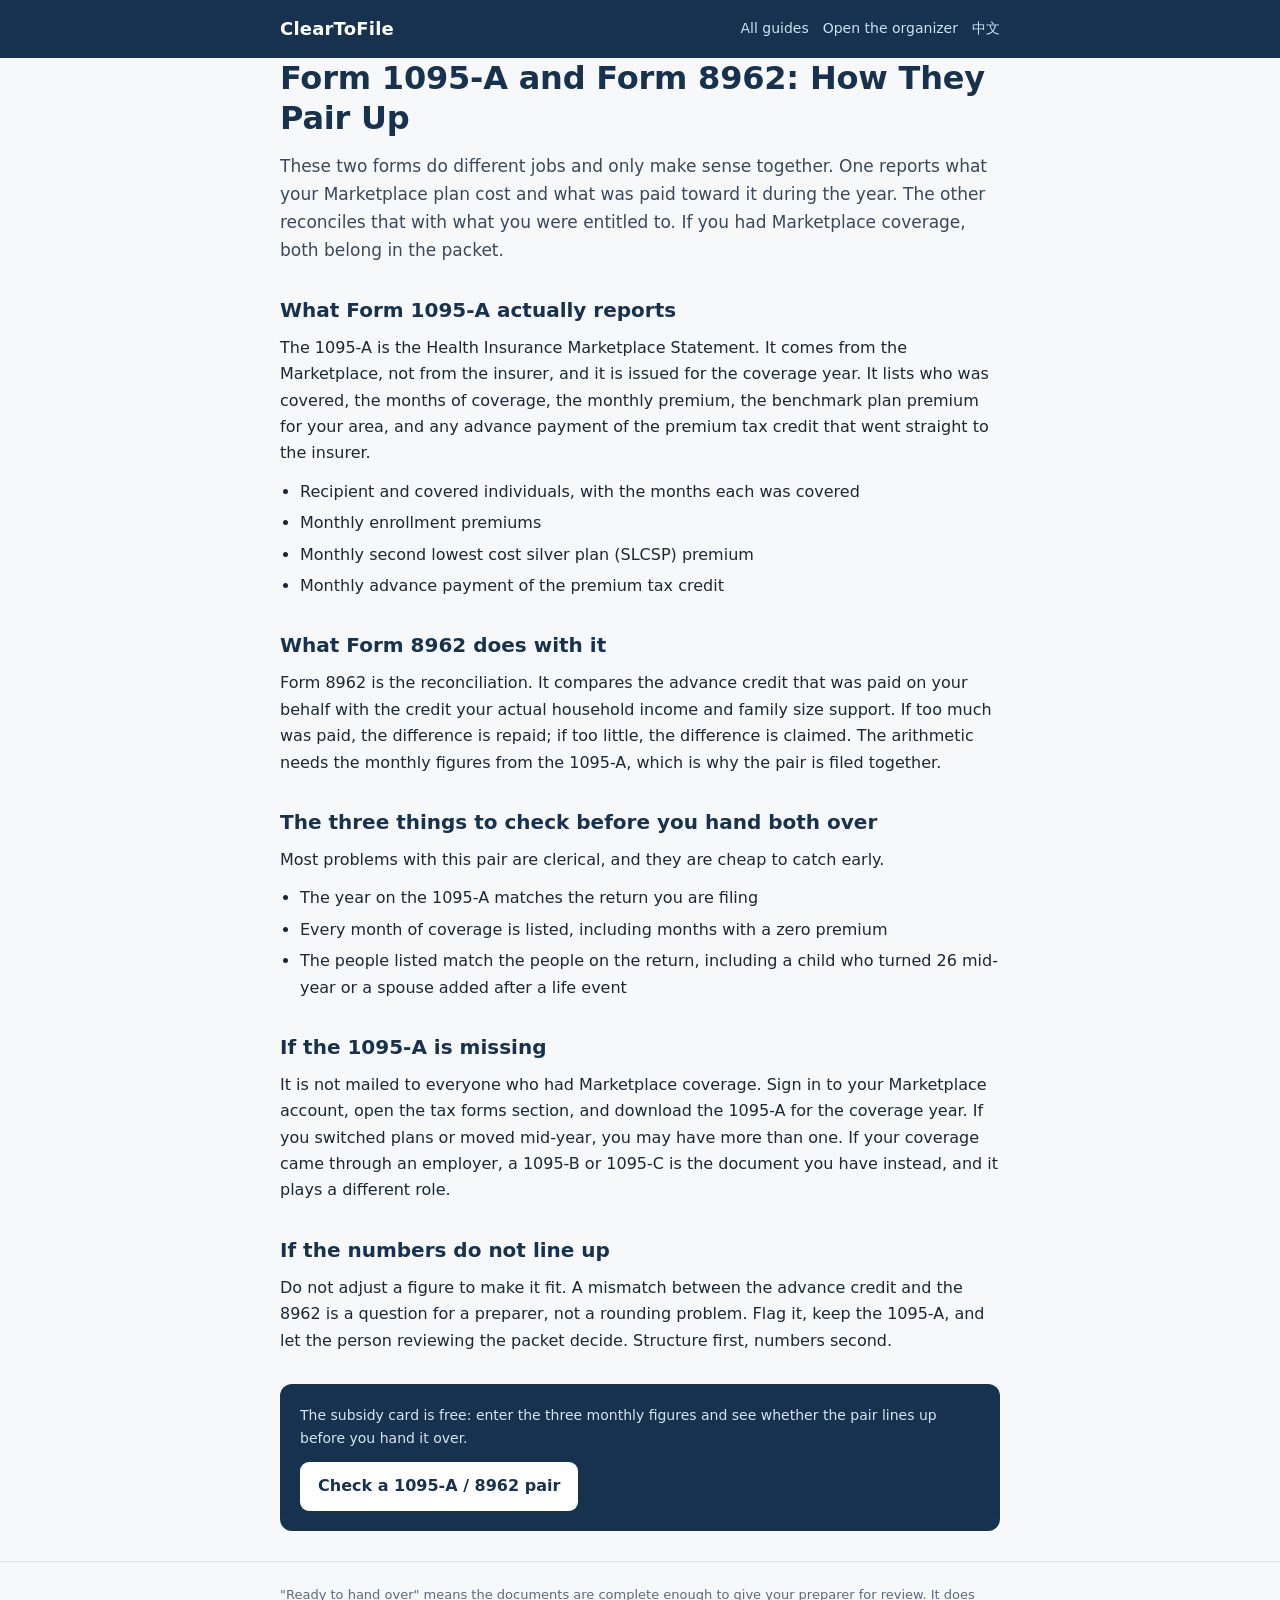
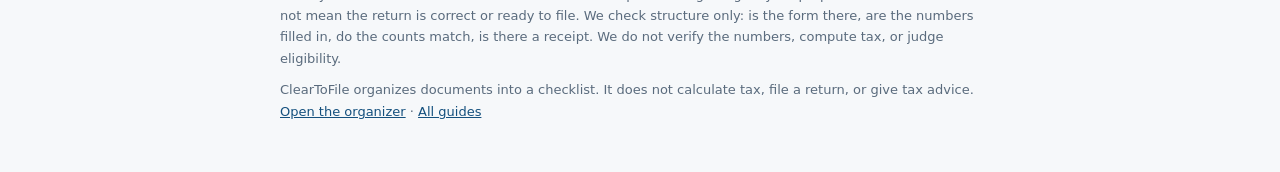
<file: en/form-1095-a-and-8962.html>
<!DOCTYPE html>
<html lang="en">
<head>
<meta charset="utf-8">
<meta name="viewport" content="width=device-width,initial-scale=1">
<title>Form 1095-A and Form 8962: How They Pair Up</title>
<meta name="description" content="Form 1095-A comes from the health insurance Marketplace; Form 8962 reconciles the premium tax credit. Why they travel together, and what to do when one is missing.">
<link rel="canonical" href="https://szzxli.github.io/tax-packet-organizer/en/form-1095-a-and-8962.html">
<link rel="alternate" hreflang="en" href="https://szzxli.github.io/tax-packet-organizer/en/form-1095-a-and-8962.html">
<link rel="alternate" hreflang="x-default" href="https://szzxli.github.io/tax-packet-organizer/en/form-1095-a-and-8962.html">
<meta property="og:type" content="article">
<meta property="og:site_name" content="ClearToFile">
<meta property="og:title" content="Form 1095-A and Form 8962: How They Pair Up">
<meta property="og:description" content="Form 1095-A comes from the health insurance Marketplace; Form 8962 reconciles the premium tax credit. Why they travel together, and what to do when one is missing.">
<meta property="og:url" content="https://szzxli.github.io/tax-packet-organizer/en/form-1095-a-and-8962.html">
<meta property="og:locale" content="en_US">
<meta name="twitter:card" content="summary">
<link rel="stylesheet" href="./seo.css">
</head>
<body>
<header class="site"><div class="wrap">
<a class="brand" href="./">ClearToFile</a>
<nav>
<a href="./">All guides</a>
<a href="https://szzxli.github.io/tax-packet-organizer/formal.html?lang=en">Open the organizer</a>
<a href="../formal.html?lang=zh" hreflang="zh-CN" lang="zh-CN">中文</a>
</nav>
</div></header>
<main class="wrap">
<h1>Form 1095-A and Form 8962: How They Pair Up</h1>
<p class="lede">These two forms do different jobs and only make sense together. One reports what your Marketplace plan cost and what was paid toward it during the year. The other reconciles that with what you were entitled to. If you had Marketplace coverage, both belong in the packet.</p>

<h2>What Form 1095-A actually reports</h2>
<p>The 1095-A is the Health Insurance Marketplace Statement. It comes from the Marketplace, not from the insurer, and it is issued for the coverage year. It lists who was covered, the months of coverage, the monthly premium, the benchmark plan premium for your area, and any advance payment of the premium tax credit that went straight to the insurer.</p>
<ul>
<li>Recipient and covered individuals, with the months each was covered</li>
<li>Monthly enrollment premiums</li>
<li>Monthly second lowest cost silver plan (SLCSP) premium</li>
<li>Monthly advance payment of the premium tax credit</li>
</ul>

<h2>What Form 8962 does with it</h2>
<p>Form 8962 is the reconciliation. It compares the advance credit that was paid on your behalf with the credit your actual household income and family size support. If too much was paid, the difference is repaid; if too little, the difference is claimed. The arithmetic needs the monthly figures from the 1095-A, which is why the pair is filed together.</p>

<h2>The three things to check before you hand both over</h2>
<p>Most problems with this pair are clerical, and they are cheap to catch early.</p>
<ul>
<li>The year on the 1095-A matches the return you are filing</li>
<li>Every month of coverage is listed, including months with a zero premium</li>
<li>The people listed match the people on the return, including a child who turned 26 mid-year or a spouse added after a life event</li>
</ul>

<h2>If the 1095-A is missing</h2>
<p>It is not mailed to everyone who had Marketplace coverage. Sign in to your Marketplace account, open the tax forms section, and download the 1095-A for the coverage year. If you switched plans or moved mid-year, you may have more than one. If your coverage came through an employer, a 1095-B or 1095-C is the document you have instead, and it plays a different role.</p>

<h2>If the numbers do not line up</h2>
<p>Do not adjust a figure to make it fit. A mismatch between the advance credit and the 8962 is a question for a preparer, not a rounding problem. Flag it, keep the 1095-A, and let the person reviewing the packet decide. Structure first, numbers second.</p>

<div class="cta">
<p>The subsidy card is free: enter the three monthly figures and see whether the pair lines up before you hand it over.</p>
<a class="btn" href="https://szzxli.github.io/tax-packet-organizer/formal.html?lang=en&amp;ref=seo-form-1095-a-and-8962">Check a 1095-A / 8962 pair</a>
</div>
</main>
<footer class="site"><div class="wrap">
<p>"Ready to hand over" means the documents are complete enough to give your preparer for review. It does not mean the return is correct or ready to file. We check structure only: is the form there, are the numbers filled in, do the counts match, is there a receipt. We do not verify the numbers, compute tax, or judge eligibility.</p>
<p>ClearToFile organizes documents into a checklist. It does not calculate tax, file a return, or give tax advice. <a href="https://szzxli.github.io/tax-packet-organizer/formal.html?lang=en">Open the organizer</a> · <a href="./">All guides</a></p>
</div></footer>
</body>
</html>
</file>
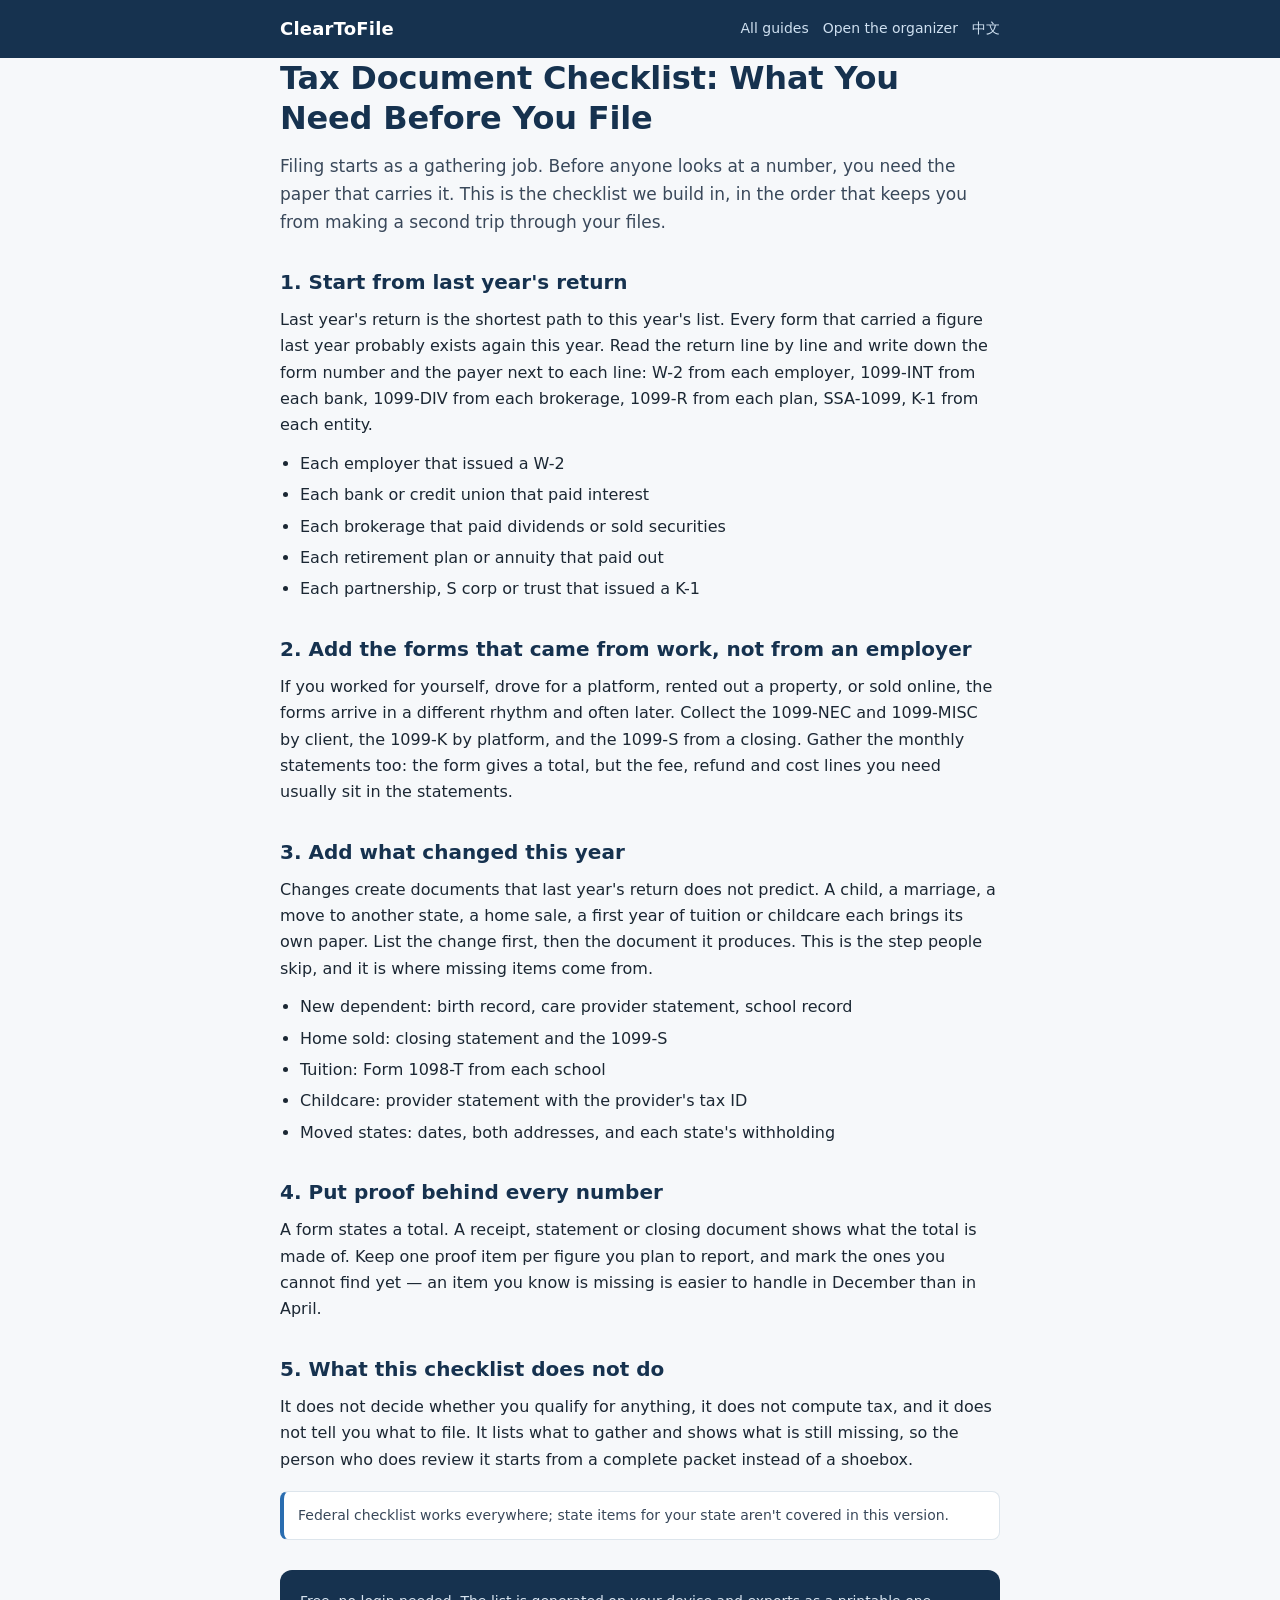
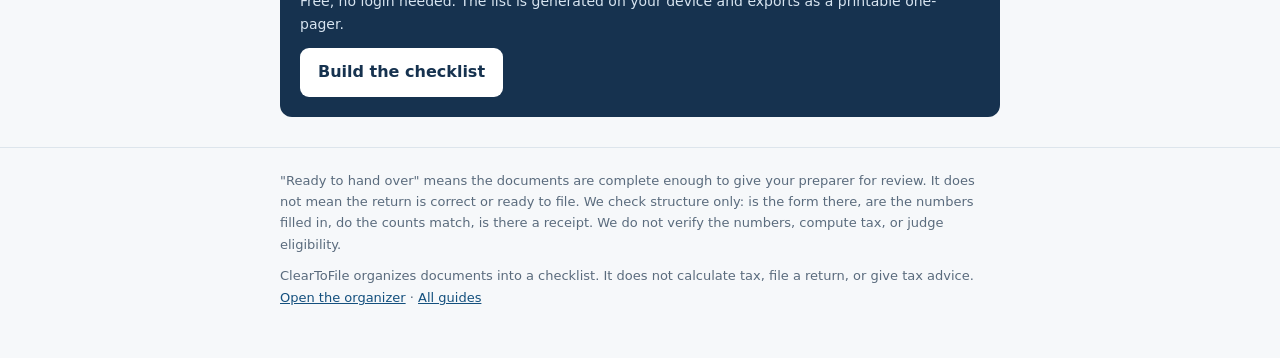
<file: en/tax-document-checklist.html>
<!DOCTYPE html>
<html lang="en">
<head>
<meta charset="utf-8">
<meta name="viewport" content="width=device-width,initial-scale=1">
<title>Tax Document Checklist: What You Need Before You File</title>
<meta name="description" content="The documents most people need before filing, in one checklist: last year's return, this year's income forms, what changed, and the proof behind each number.">
<link rel="canonical" href="https://szzxli.github.io/tax-packet-organizer/en/tax-document-checklist.html">
<link rel="alternate" hreflang="en" href="https://szzxli.github.io/tax-packet-organizer/en/tax-document-checklist.html">
<link rel="alternate" hreflang="x-default" href="https://szzxli.github.io/tax-packet-organizer/en/tax-document-checklist.html">
<meta property="og:type" content="article">
<meta property="og:site_name" content="ClearToFile">
<meta property="og:title" content="Tax Document Checklist: What You Need Before You File">
<meta property="og:description" content="The documents most people need before filing, in one checklist: last year's return, this year's income forms, what changed, and the proof behind each number.">
<meta property="og:url" content="https://szzxli.github.io/tax-packet-organizer/en/tax-document-checklist.html">
<meta property="og:locale" content="en_US">
<meta name="twitter:card" content="summary">
<link rel="stylesheet" href="./seo.css">
</head>
<body>
<header class="site"><div class="wrap">
<a class="brand" href="./">ClearToFile</a>
<nav>
<a href="./">All guides</a>
<a href="https://szzxli.github.io/tax-packet-organizer/formal.html?lang=en">Open the organizer</a>
<a href="../formal.html?lang=zh" hreflang="zh-CN" lang="zh-CN">中文</a>
</nav>
</div></header>
<main class="wrap">
<h1>Tax Document Checklist: What You Need Before You File</h1>
<p class="lede">Filing starts as a gathering job. Before anyone looks at a number, you need the paper that carries it. This is the checklist we build in, in the order that keeps you from making a second trip through your files.</p>

<h2>1. Start from last year's return</h2>
<p>Last year's return is the shortest path to this year's list. Every form that carried a figure last year probably exists again this year. Read the return line by line and write down the form number and the payer next to each line: W-2 from each employer, 1099-INT from each bank, 1099-DIV from each brokerage, 1099-R from each plan, SSA-1099, K-1 from each entity.</p>
<ul>
<li>Each employer that issued a W-2</li>
<li>Each bank or credit union that paid interest</li>
<li>Each brokerage that paid dividends or sold securities</li>
<li>Each retirement plan or annuity that paid out</li>
<li>Each partnership, S corp or trust that issued a K-1</li>
</ul>

<h2>2. Add the forms that came from work, not from an employer</h2>
<p>If you worked for yourself, drove for a platform, rented out a property, or sold online, the forms arrive in a different rhythm and often later. Collect the 1099-NEC and 1099-MISC by client, the 1099-K by platform, and the 1099-S from a closing. Gather the monthly statements too: the form gives a total, but the fee, refund and cost lines you need usually sit in the statements.</p>

<h2>3. Add what changed this year</h2>
<p>Changes create documents that last year's return does not predict. A child, a marriage, a move to another state, a home sale, a first year of tuition or childcare each brings its own paper. List the change first, then the document it produces. This is the step people skip, and it is where missing items come from.</p>
<ul>
<li>New dependent: birth record, care provider statement, school record</li>
<li>Home sold: closing statement and the 1099-S</li>
<li>Tuition: Form 1098-T from each school</li>
<li>Childcare: provider statement with the provider's tax ID</li>
<li>Moved states: dates, both addresses, and each state's withholding</li>
</ul>

<h2>4. Put proof behind every number</h2>
<p>A form states a total. A receipt, statement or closing document shows what the total is made of. Keep one proof item per figure you plan to report, and mark the ones you cannot find yet — an item you know is missing is easier to handle in December than in April.</p>

<h2>5. What this checklist does not do</h2>
<p>It does not decide whether you qualify for anything, it does not compute tax, and it does not tell you what to file. It lists what to gather and shows what is still missing, so the person who does review it starts from a complete packet instead of a shoebox.</p>

<p class="note">Federal checklist works everywhere; state items for your state aren't covered in this version.</p>

<div class="cta">
<p>Free, no login needed. The list is generated on your device and exports as a printable one-pager.</p>
<a class="btn" href="https://szzxli.github.io/tax-packet-organizer/formal.html?lang=en&amp;ref=seo-tax-document-checklist">Build the checklist</a>
</div>
</main>
<footer class="site"><div class="wrap">
<p>"Ready to hand over" means the documents are complete enough to give your preparer for review. It does not mean the return is correct or ready to file. We check structure only: is the form there, are the numbers filled in, do the counts match, is there a receipt. We do not verify the numbers, compute tax, or judge eligibility.</p>
<p>ClearToFile organizes documents into a checklist. It does not calculate tax, file a return, or give tax advice. <a href="https://szzxli.github.io/tax-packet-organizer/formal.html?lang=en">Open the organizer</a> · <a href="./">All guides</a></p>
</div></footer>
</body>
</html>
</file>
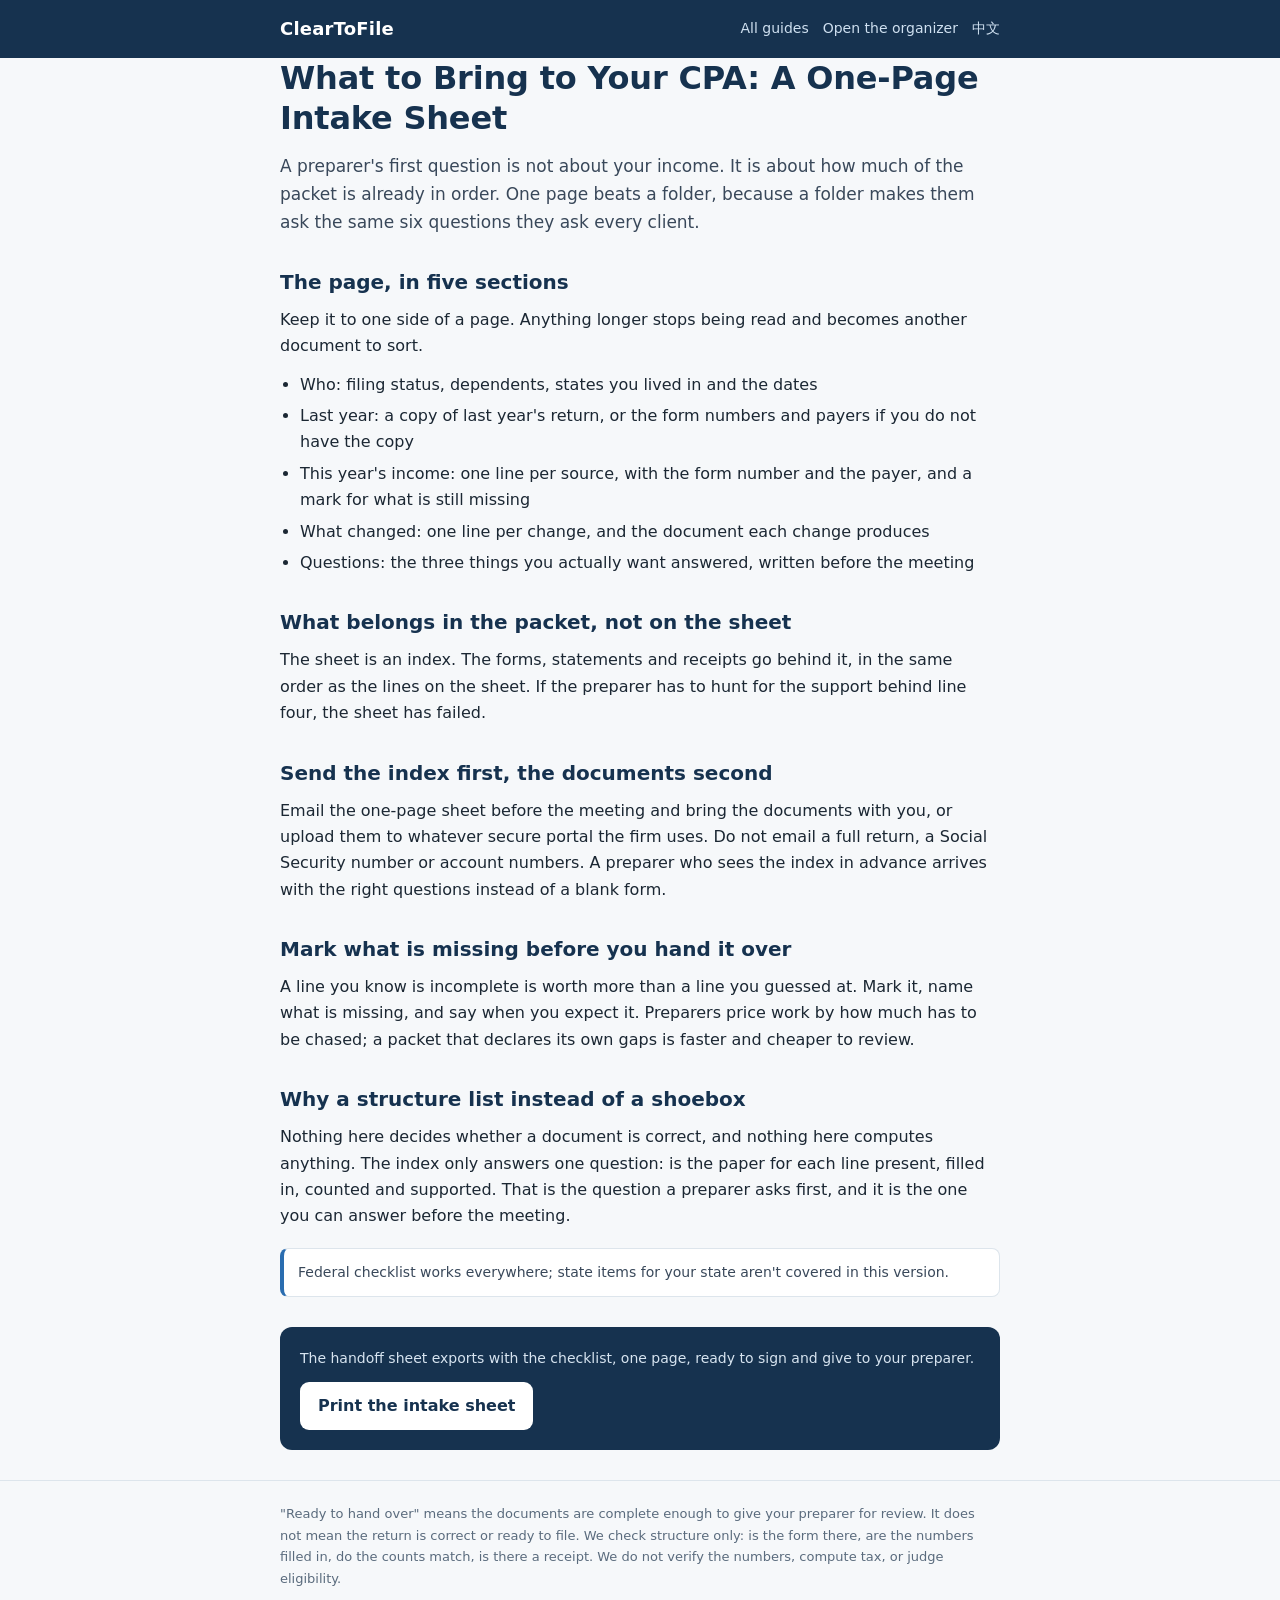
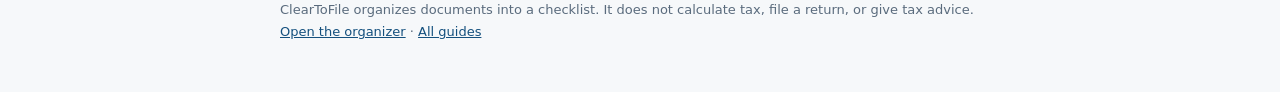
<file: en/what-to-bring-to-your-cpa.html>
<!DOCTYPE html>
<html lang="en">
<head>
<meta charset="utf-8">
<meta name="viewport" content="width=device-width,initial-scale=1">
<title>What to Bring to Your CPA: A One-Page Intake Sheet</title>
<meta name="description" content="The one-page intake sheet a preparer can read in two minutes: identity, last year's return, income by source, what changed this year, and the questions you want answered.">
<link rel="canonical" href="https://szzxli.github.io/tax-packet-organizer/en/what-to-bring-to-your-cpa.html">
<link rel="alternate" hreflang="en" href="https://szzxli.github.io/tax-packet-organizer/en/what-to-bring-to-your-cpa.html">
<link rel="alternate" hreflang="x-default" href="https://szzxli.github.io/tax-packet-organizer/en/what-to-bring-to-your-cpa.html">
<meta property="og:type" content="article">
<meta property="og:site_name" content="ClearToFile">
<meta property="og:title" content="What to Bring to Your CPA: A One-Page Intake Sheet">
<meta property="og:description" content="The one-page intake sheet a preparer can read in two minutes: identity, last year's return, income by source, what changed this year, and the questions you want answered.">
<meta property="og:url" content="https://szzxli.github.io/tax-packet-organizer/en/what-to-bring-to-your-cpa.html">
<meta property="og:locale" content="en_US">
<meta name="twitter:card" content="summary">
<link rel="stylesheet" href="./seo.css">
</head>
<body>
<header class="site"><div class="wrap">
<a class="brand" href="./">ClearToFile</a>
<nav>
<a href="./">All guides</a>
<a href="https://szzxli.github.io/tax-packet-organizer/formal.html?lang=en">Open the organizer</a>
<a href="../formal.html?lang=zh" hreflang="zh-CN" lang="zh-CN">中文</a>
</nav>
</div></header>
<main class="wrap">
<h1>What to Bring to Your CPA: A One-Page Intake Sheet</h1>
<p class="lede">A preparer's first question is not about your income. It is about how much of the packet is already in order. One page beats a folder, because a folder makes them ask the same six questions they ask every client.</p>

<h2>The page, in five sections</h2>
<p>Keep it to one side of a page. Anything longer stops being read and becomes another document to sort.</p>
<ul>
<li>Who: filing status, dependents, states you lived in and the dates</li>
<li>Last year: a copy of last year's return, or the form numbers and payers if you do not have the copy</li>
<li>This year's income: one line per source, with the form number and the payer, and a mark for what is still missing</li>
<li>What changed: one line per change, and the document each change produces</li>
<li>Questions: the three things you actually want answered, written before the meeting</li>
</ul>

<h2>What belongs in the packet, not on the sheet</h2>
<p>The sheet is an index. The forms, statements and receipts go behind it, in the same order as the lines on the sheet. If the preparer has to hunt for the support behind line four, the sheet has failed.</p>

<h2>Send the index first, the documents second</h2>
<p>Email the one-page sheet before the meeting and bring the documents with you, or upload them to whatever secure portal the firm uses. Do not email a full return, a Social Security number or account numbers. A preparer who sees the index in advance arrives with the right questions instead of a blank form.</p>

<h2>Mark what is missing before you hand it over</h2>
<p>A line you know is incomplete is worth more than a line you guessed at. Mark it, name what is missing, and say when you expect it. Preparers price work by how much has to be chased; a packet that declares its own gaps is faster and cheaper to review.</p>

<h2>Why a structure list instead of a shoebox</h2>
<p>Nothing here decides whether a document is correct, and nothing here computes anything. The index only answers one question: is the paper for each line present, filled in, counted and supported. That is the question a preparer asks first, and it is the one you can answer before the meeting.</p>

<p class="note">Federal checklist works everywhere; state items for your state aren't covered in this version.</p>

<div class="cta">
<p>The handoff sheet exports with the checklist, one page, ready to sign and give to your preparer.</p>
<a class="btn" href="https://szzxli.github.io/tax-packet-organizer/formal.html?lang=en&amp;ref=seo-what-to-bring-to-your-cpa">Print the intake sheet</a>
</div>
</main>
<footer class="site"><div class="wrap">
<p>"Ready to hand over" means the documents are complete enough to give your preparer for review. It does not mean the return is correct or ready to file. We check structure only: is the form there, are the numbers filled in, do the counts match, is there a receipt. We do not verify the numbers, compute tax, or judge eligibility.</p>
<p>ClearToFile organizes documents into a checklist. It does not calculate tax, file a return, or give tax advice. <a href="https://szzxli.github.io/tax-packet-organizer/formal.html?lang=en">Open the organizer</a> · <a href="./">All guides</a></p>
</div></footer>
</body>
</html>
</file>
<file: seo.css>
*{box-sizing:border-box}
body{margin:0;background:#f6f8fa;color:#1b2733;font:16px/1.65 system-ui,-apple-system,"Segoe UI",Roboto,Helvetica,Arial,sans-serif}
a{color:#14507e}
.wrap{max-width:760px;margin:0 auto;padding:0 20px}
header.site{background:#16324f;color:#fff;padding:14px 0}
header.site .wrap{display:flex;align-items:center;gap:16px;flex-wrap:wrap}
.brand{font-weight:700;font-size:18px;color:#fff;text-decoration:none;letter-spacing:.2px}
header.site nav{display:flex;gap:14px;flex-wrap:wrap;font-size:14px;margin-left:auto}
header.site nav a{color:#cfe0f0;text-decoration:none}
header.site nav a:hover{color:#fff;text-decoration:underline}
main{padding:32px 0 8px}
h1{font-size:32px;line-height:1.25;margin:0 0 14px;color:#16324f;letter-spacing:-.2px}
.lede{font-size:17px;color:#39485a;margin:0 0 26px}
h2{font-size:20px;margin:30px 0 8px;color:#16324f}
p{margin:0 0 12px}
ul{margin:8px 0 14px;padding-left:20px}
li{margin:5px 0}
.note{background:#fff;border:1px solid #dde5ec;border-left:4px solid #2a6db0;border-radius:8px;padding:12px 14px;margin:18px 0;font-size:14px;color:#39485a}
.cta{background:#16324f;color:#fff;border-radius:12px;padding:20px;margin:30px 0}
.cta p{margin:0 0 12px;color:#d7e4f0;font-size:14px}
.cta a.btn{display:inline-block;background:#fff;color:#16324f;font-weight:700;text-decoration:none;padding:11px 18px;border-radius:9px}
footer.site{border-top:1px solid #dde5ec;margin-top:26px;padding:22px 0 40px;font-size:13px;color:#5a6b7d}
footer.site p{margin:0 0 10px}
footer.site a{color:#14507e}
.cards{display:grid;gap:14px;margin:22px 0}
.card{display:block;background:#fff;border:1px solid #dde5ec;border-radius:12px;padding:16px 18px;text-decoration:none}
.card strong{display:block;color:#16324f;font-size:17px;margin-bottom:4px}
.card span{color:#4a5a6b;font-size:14px}
.card:hover{border-color:#2a6db0}
.more{color:#5a6b7d}
.more a{white-space:nowrap}
@media(max-width:600px){h1{font-size:25px}main{padding:22px 0 0}}
</file>
<file: en/seo.css>
*{box-sizing:border-box}
body{margin:0;background:#f6f8fa;color:#1b2733;font:16px/1.65 system-ui,-apple-system,"Segoe UI",Roboto,Helvetica,Arial,sans-serif}
a{color:#14507e}
.wrap{max-width:760px;margin:0 auto;padding:0 20px}
header.site{background:#16324f;color:#fff;padding:14px 0}
header.site .wrap{display:flex;align-items:center;gap:16px;flex-wrap:wrap}
.brand{font-weight:700;font-size:18px;color:#fff;text-decoration:none;letter-spacing:.2px}
header.site nav{display:flex;gap:14px;flex-wrap:wrap;font-size:14px;margin-left:auto}
header.site nav a{color:#cfe0f0;text-decoration:none}
header.site nav a:hover{color:#fff;text-decoration:underline}
main{padding:32px 0 8px}
h1{font-size:32px;line-height:1.25;margin:0 0 14px;color:#16324f;letter-spacing:-.2px}
.lede{font-size:17px;color:#39485a;margin:0 0 26px}
h2{font-size:20px;margin:30px 0 8px;color:#16324f}
p{margin:0 0 12px}
ul{margin:8px 0 14px;padding-left:20px}
li{margin:5px 0}
.note{background:#fff;border:1px solid #dde5ec;border-left:4px solid #2a6db0;border-radius:8px;padding:12px 14px;margin:18px 0;font-size:14px;color:#39485a}
.cta{background:#16324f;color:#fff;border-radius:12px;padding:20px;margin:30px 0}
.cta p{margin:0 0 12px;color:#d7e4f0;font-size:14px}
.cta a.btn{display:inline-block;background:#fff;color:#16324f;font-weight:700;text-decoration:none;padding:11px 18px;border-radius:9px}
footer.site{border-top:1px solid #dde5ec;margin-top:26px;padding:22px 0 40px;font-size:13px;color:#5a6b7d}
footer.site p{margin:0 0 10px}
footer.site a{color:#14507e}
.cards{display:grid;gap:14px;margin:22px 0}
.card{display:block;background:#fff;border:1px solid #dde5ec;border-radius:12px;padding:16px 18px;text-decoration:none}
.card strong{display:block;color:#16324f;font-size:17px;margin-bottom:4px}
.card span{color:#4a5a6b;font-size:14px}
.card:hover{border-color:#2a6db0}
@media(max-width:600px){h1{font-size:25px}main{padding:22px 0 0}}
</file>
